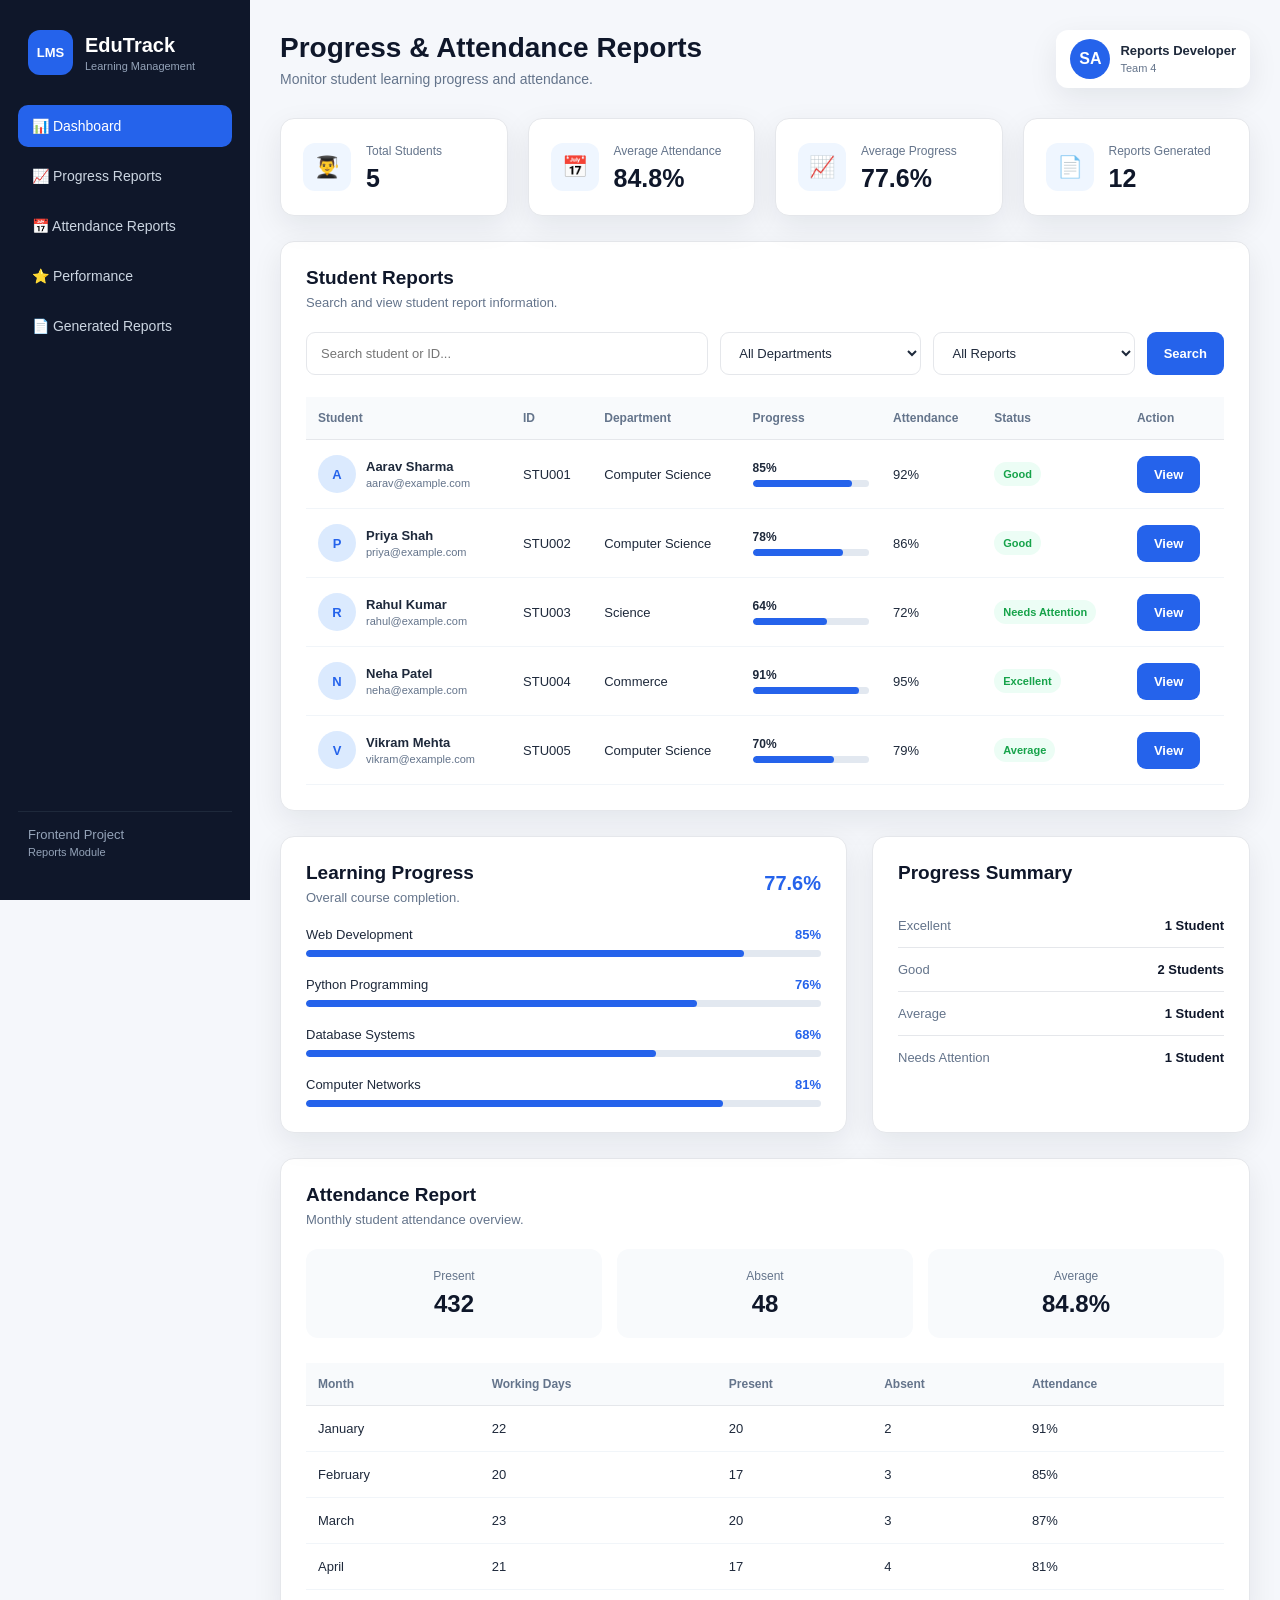
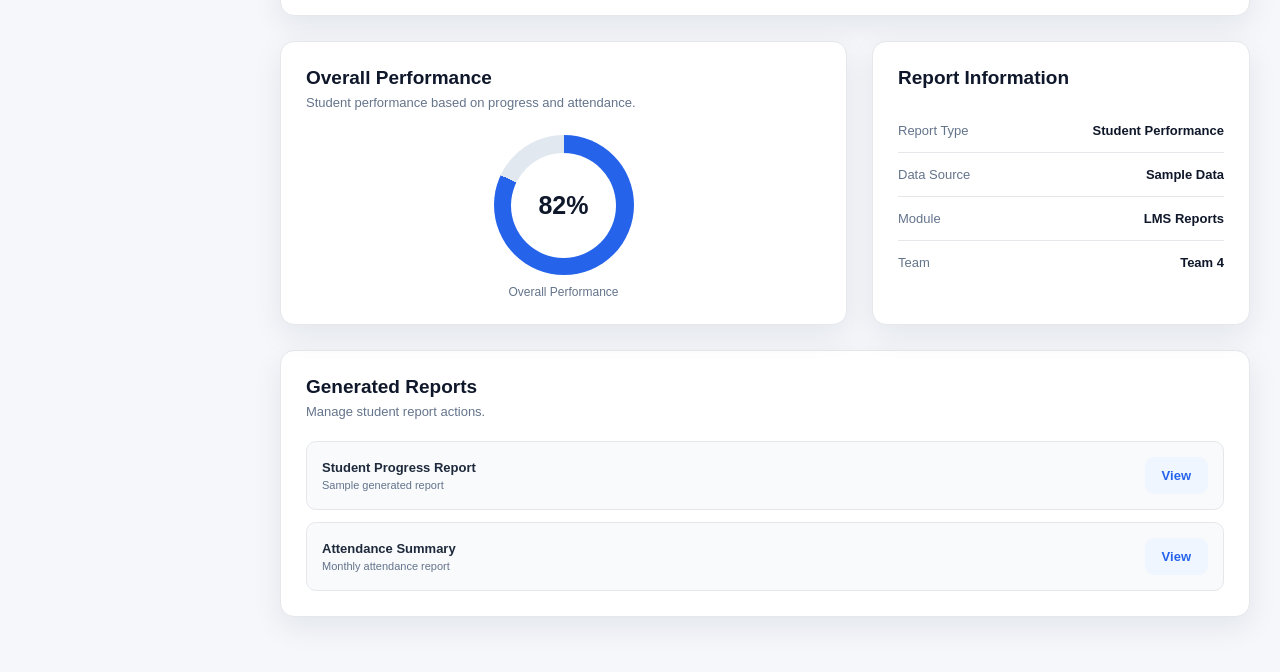
<file: index.html>
<!DOCTYPE html>
<html lang="en">

<head>
    <meta charset="UTF-8">

    <meta
        name="viewport"
        content="width=device-width, initial-scale=1.0"
    >

    <title>Progress & Attendance Reports</title>

    <link
        rel="stylesheet"
        href="style.css"
    >
</head>

<body>

    <!-- =========================
         SIDEBAR
    ========================== -->

    <aside class="sidebar">

        <div class="logo">
            <div class="logo-icon">LMS</div>

            <div>
                <h2>EduTrack</h2>
                <span>Learning Management</span>
            </div>
        </div>


        <nav class="sidebar-nav">

            <a href="#" class="nav-link active">
                📊 Dashboard
            </a>

            <a href="#progress" class="nav-link">
                📈 Progress Reports
            </a>

            <a href="#attendance" class="nav-link">
                📅 Attendance Reports
            </a>

            <a href="#performance" class="nav-link">
                ⭐ Performance
            </a>

            <a href="#reports" class="nav-link">
                📄 Generated Reports
            </a>

        </nav>


        <div class="sidebar-footer">
            <p>Frontend Project</p>
            <small>Reports Module</small>
        </div>

    </aside>


    <!-- =========================
         MAIN CONTENT
    ========================== -->

    <main class="main-content">

        <!-- HEADER -->

        <header class="top-header">

            <div>
                <h1>Progress & Attendance Reports</h1>

                <p>
                    Monitor student learning progress and attendance.
                </p>
            </div>

            <div class="profile">
                <div class="profile-avatar">
                    SA
                </div>

                <div>
                    <strong>Reports Developer</strong>
                    <small>Team 4</small>
                </div>
            </div>

        </header>


        <!-- =========================
             SUMMARY CARDS
        ========================== -->

        <section class="summary-grid">

            <div class="summary-card">

                <div class="card-icon">
                    👨‍🎓
                </div>

                <div>
                    <span>Total Students</span>
                    <h2 id="totalStudents">5</h2>
                </div>

            </div>


            <div class="summary-card">

                <div class="card-icon">
                    📅
                </div>

                <div>
                    <span>Average Attendance</span>
                    <h2 id="averageAttendance">84.8%</h2>
                </div>

            </div>


            <div class="summary-card">

                <div class="card-icon">
                    📈
                </div>

                <div>
                    <span>Average Progress</span>
                    <h2 id="averageProgress">77.6%</h2>
                </div>

            </div>


            <div class="summary-card">

                <div class="card-icon">
                    📄
                </div>

                <div>
                    <span>Reports Generated</span>
                    <h2 id="reportsGenerated">12</h2>
                </div>

            </div>

        </section>


        <!-- =========================
             STUDENT REPORTS
        ========================== -->

        <section class="report-panel">

            <div class="section-header">

                <div>
                    <h2>Student Reports</h2>

                    <p>
                        Search and view student report information.
                    </p>
                </div>

            </div>


            <!-- FILTERS -->

            <div class="filters">

                <input
                    type="text"
                    id="studentSearch"
                    placeholder="Search student or ID..."
                >


                <select id="departmentFilter">

                    <option value="all">
                        All Departments
                    </option>

                    <option value="computer-science">
                        Computer Science
                    </option>

                    <option value="science">
                        Science
                    </option>

                    <option value="commerce">
                        Commerce
                    </option>

                </select>


                <select id="reportType">

                    <option value="all">
                        All Reports
                    </option>

                    <option value="progress">
                        Progress Report
                    </option>

                    <option value="attendance">
                        Attendance Report
                    </option>

                    <option value="performance">
                        Performance Report
                    </option>

                </select>


                <button
                    id="searchBtn"
                    class="primary-btn"
                >
                    Search
                </button>

            </div>


            <!-- TABLE -->

            <div class="table-wrapper">

                <table>

                    <thead>

                        <tr>

                            <th>Student</th>

                            <th>ID</th>

                            <th>Department</th>

                            <th>Progress</th>

                            <th>Attendance</th>

                            <th>Status</th>

                            <th>Action</th>

                        </tr>

                    </thead>


                    <tbody id="studentTableBody">

                        <!-- JavaScript will add students here -->

                    </tbody>

                </table>

            </div>

        </section>


        <!-- =========================
             PROGRESS REPORT
        ========================== -->

        <section
            class="report-grid"
            id="progress"
        >

            <div class="report-card">

                <div class="section-header">

                    <div>
                        <h2>Learning Progress</h2>

                        <p>
                            Overall course completion.
                        </p>
                    </div>

                    <span class="percentage">
                        77.6%
                    </span>

                </div>


                <div class="progress-item">

                    <div class="progress-label">
                        <span>Web Development</span>
                        <strong>85%</strong>
                    </div>

                    <div class="progress-track">
                        <div
                            class="progress-fill"
                            style="width:85%"
                        ></div>
                    </div>

                </div>


                <div class="progress-item">

                    <div class="progress-label">
                        <span>Python Programming</span>
                        <strong>76%</strong>
                    </div>

                    <div class="progress-track">
                        <div
                            class="progress-fill"
                            style="width:76%"
                        ></div>
                    </div>

                </div>


                <div class="progress-item">

                    <div class="progress-label">
                        <span>Database Systems</span>
                        <strong>68%</strong>
                    </div>

                    <div class="progress-track">
                        <div
                            class="progress-fill"
                            style="width:68%"
                        ></div>
                    </div>

                </div>


                <div class="progress-item">

                    <div class="progress-label">
                        <span>Computer Networks</span>
                        <strong>81%</strong>
                    </div>

                    <div class="progress-track">
                        <div
                            class="progress-fill"
                            style="width:81%"
                        ></div>
                    </div>

                </div>

            </div>


            <!-- QUICK SUMMARY -->

            <div class="report-card">

                <h2>Progress Summary</h2>

                <div class="stat-list">

                    <div class="stat-row">
                        <span>Excellent</span>
                        <strong>1 Student</strong>
                    </div>

                    <div class="stat-row">
                        <span>Good</span>
                        <strong>2 Students</strong>
                    </div>

                    <div class="stat-row">
                        <span>Average</span>
                        <strong>1 Student</strong>
                    </div>

                    <div class="stat-row">
                        <span>Needs Attention</span>
                        <strong>1 Student</strong>
                    </div>

                </div>

            </div>

        </section>


        <!-- =========================
             ATTENDANCE REPORT
        ========================== -->

        <section
            class="report-panel"
            id="attendance"
        >

            <div class="section-header">

                <div>
                    <h2>Attendance Report</h2>

                    <p>
                        Monthly student attendance overview.
                    </p>
                </div>

            </div>


            <div class="attendance-grid">

                <div class="attendance-box">

                    <span>Present</span>
                    <strong>432</strong>

                </div>


                <div class="attendance-box">

                    <span>Absent</span>
                    <strong>48</strong>

                </div>


                <div class="attendance-box">

                    <span>Average</span>
                    <strong>84.8%</strong>

                </div>

            </div>


            <div class="table-wrapper">

                <table>

                    <thead>

                        <tr>

                            <th>Month</th>
                            <th>Working Days</th>
                            <th>Present</th>
                            <th>Absent</th>
                            <th>Attendance</th>

                        </tr>

                    </thead>


                    <tbody>

                        <tr>
                            <td>January</td>
                            <td>22</td>
                            <td>20</td>
                            <td>2</td>
                            <td>91%</td>
                        </tr>

                        <tr>
                            <td>February</td>
                            <td>20</td>
                            <td>17</td>
                            <td>3</td>
                            <td>85%</td>
                        </tr>

                        <tr>
                            <td>March</td>
                            <td>23</td>
                            <td>20</td>
                            <td>3</td>
                            <td>87%</td>
                        </tr>

                        <tr>
                            <td>April</td>
                            <td>21</td>
                            <td>17</td>
                            <td>4</td>
                            <td>81%</td>
                        </tr>

                    </tbody>

                </table>

            </div>

        </section>


        <!-- =========================
             PERFORMANCE
        ========================== -->

        <section
            class="report-grid"
            id="performance"
        >

            <div class="report-card">

                <h2>Overall Performance</h2>

                <p>
                    Student performance based on progress
                    and attendance.
                </p>


                <div class="performance-score">
                    82%
                </div>


                <span class="performance-label">
                    Overall Performance
                </span>

            </div>


            <div class="report-card">

                <h2>Report Information</h2>

                <div class="stat-list">

                    <div class="stat-row">
                        <span>Report Type</span>
                        <strong>Student Performance</strong>
                    </div>

                    <div class="stat-row">
                        <span>Data Source</span>
                        <strong>Sample Data</strong>
                    </div>

                    <div class="stat-row">
                        <span>Module</span>
                        <strong>LMS Reports</strong>
                    </div>

                    <div class="stat-row">
                        <span>Team</span>
                        <strong>Team 4</strong>
                    </div>

                </div>

            </div>

        </section>


        <!-- =========================
             GENERATED REPORTS
        ========================== -->

        <section
            class="report-panel"
            id="reports"
        >

            <div class="section-header">

                <div>
                    <h2>Generated Reports</h2>

                    <p>
                        Manage student report actions.
                    </p>
                </div>

            </div>


            <div class="generated-list">

                <div class="generated-item">

                    <div>
                        <strong>
                            Student Progress Report
                        </strong>

                        <small>
                            Sample generated report
                        </small>
                    </div>

                    <button class="secondary-btn">
                        View
                    </button>

                </div>


                <div class="generated-item">

                    <div>
                        <strong>
                            Attendance Summary
                        </strong>

                        <small>
                            Monthly attendance report
                        </small>
                    </div>

                    <button class="secondary-btn">
                        View
                    </button>

                </div>

            </div>

        </section>

    </main>


    <!-- =========================
         STUDENT MODAL
    ========================== -->

    <div
        class="modal"
        id="studentModal"
        aria-hidden="true"
    >

        <div class="modal-content">

            <button
                class="modal-close"
                id="modalClose"
            >
                ×
            </button>


            <div class="modal-header">

                <div class="modal-avatar">
                    SA
                </div>

                <div>

                    <span>Student Report</span>

                    <h2 id="modalStudentName">
                        Student Name
                    </h2>

                </div>

            </div>


            <div class="modal-details">

                <div class="modal-detail">
                    <span>Student ID</span>
                    <strong id="modalStudentId">
                        STU001
                    </strong>
                </div>


                <div class="modal-detail">
                    <span>Department</span>
                    <strong id="modalDepartment">
                        Computer Science
                    </strong>
                </div>


                <div class="modal-detail">
                    <span>Progress</span>
                    <strong id="modalProgress">
                        85%
                    </strong>
                </div>


                <div class="modal-detail">
                    <span>Attendance</span>
                    <strong id="modalAttendance">
                        92%
                    </strong>
                </div>

            </div>


            <div class="modal-actions">

                <button
                    class="secondary-btn"
                    id="modalPrintBtn"
                >
                    🖨️ Print
                </button>

                <button
                    class="primary-btn"
                    id="modalGenerateBtn"
                >
                    📄 Generate Report
                </button>

            </div>

        </div>

    </div>


    <script src="script.js"></script>

</body>

</html>
</file>
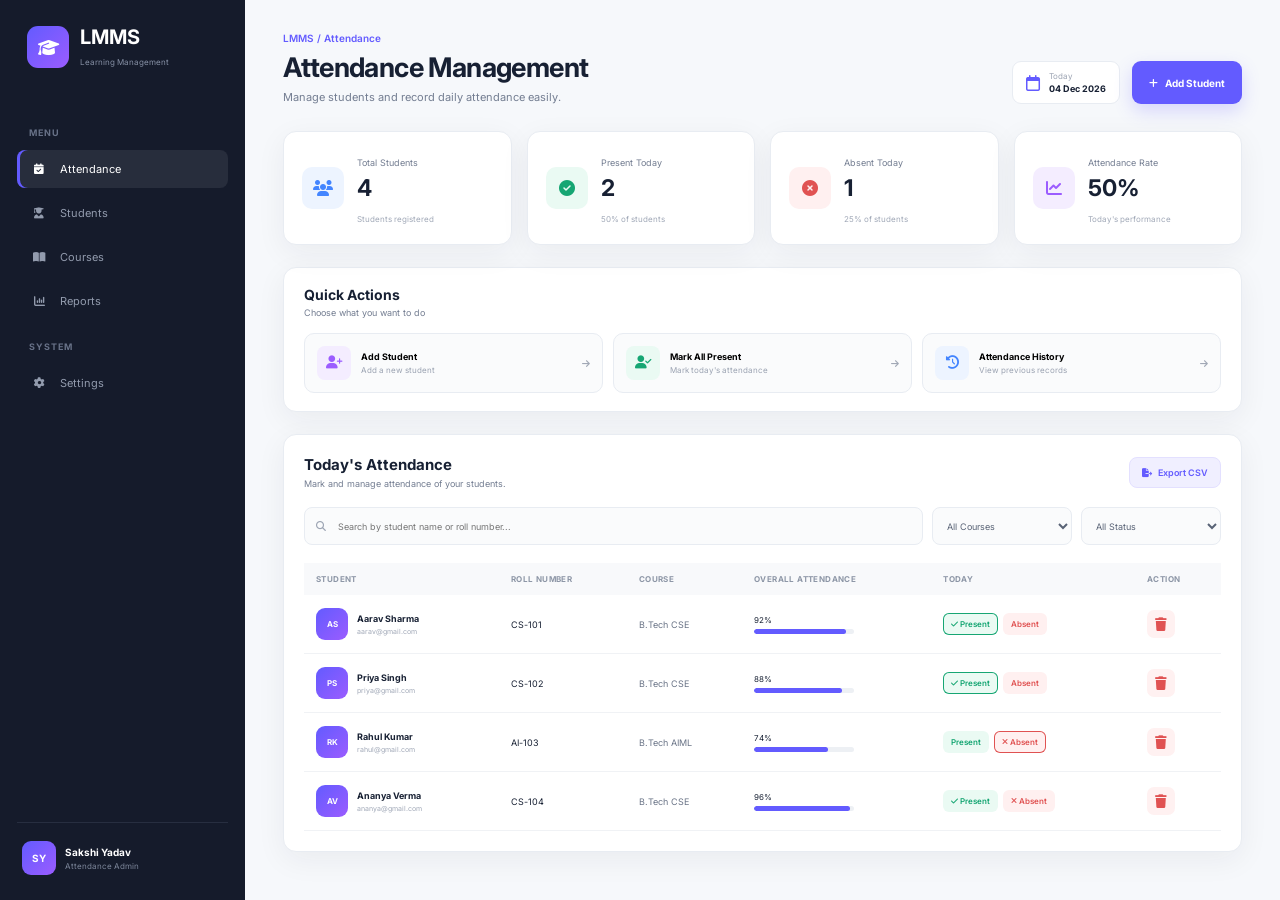
<file: ATTENDANCE.html>
<!DOCTYPE html>
<html lang="en">
<head>
    <meta charset="UTF-8">
    <meta name="viewport" content="width=device-width, initial-scale=1.0">

    <title>LMMS - Attendance Management</title>

    <link rel="preconnect" href="https://fonts.googleapis.com">
    <link rel="preconnect" href="https://fonts.gstatic.com" crossorigin>

    <link href="https://fonts.googleapis.com/css2?family=Inter:wght@400;500;600;700;800&display=swap" rel="stylesheet">

    <link rel="stylesheet"
          href="https://cdnjs.cloudflare.com/ajax/libs/font-awesome/6.5.2/css/all.min.css">

    <link rel="stylesheet" href="ATTENDANCE.css">
</head>

<body>

<div class="layout">

    <!-- SIDEBAR -->

    <aside class="sidebar">

        <div class="logo">
            <div class="logo-icon">
                <i class="fa-solid fa-graduation-cap"></i>
            </div>

            <div>
                <h2>LMMS</h2>
                <span>Learning Management</span>
            </div>
        </div>

        <div class="menu-heading">MENU</div>

        <a href="#" class="nav active">
            <i class="fa-solid fa-calendar-check"></i>
            Attendance
        </a>

        <a href="#" class="nav">
            <i class="fa-solid fa-user-graduate"></i>
            Students
        </a>

        <a href="#" class="nav">
            <i class="fa-solid fa-book-open"></i>
            Courses
        </a>

        <a href="#" class="nav">
            <i class="fa-solid fa-chart-column"></i>
            Reports
        </a>

        <div class="menu-heading">SYSTEM</div>

        <a href="#" class="nav">
            <i class="fa-solid fa-gear"></i>
            Settings
        </a>

        <div class="sidebar-bottom">

            <div class="profile">
                <div class="profile-avatar">SY</div>

                <div>
                    <strong>Sakshi Yadav</strong>
                    <span>Attendance Admin</span>
                </div>
            </div>

        </div>

    </aside>


    <!-- MAIN -->

    <main class="main">

        <!-- HEADER -->

        <header class="header">

            <div>
                <p class="breadcrumb">
                    LMMS / Attendance
                </p>

                <h1>Attendance Management</h1>

                <p class="subtitle">
                    Manage students and record daily attendance easily.
                </p>
            </div>

            <div class="header-right">

                <div class="date-display">
                    <i class="fa-regular fa-calendar"></i>

                    <div>
                        <span>Today</span>
                        <strong id="currentDate"></strong>
                    </div>
                </div>

                <button class="add-btn" id="openAddStudent">
                    <i class="fa-solid fa-plus"></i>
                    Add Student
                </button>

            </div>

        </header>


        <!-- SUMMARY -->

        <section class="summary">

            <div class="summary-card">

                <div class="summary-icon blue">
                    <i class="fa-solid fa-users"></i>
                </div>

                <div>
                    <span>Total Students</span>
                    <h2 id="totalStudents">0</h2>
                    <small>Students registered</small>
                </div>

            </div>


            <div class="summary-card">

                <div class="summary-icon green">
                    <i class="fa-solid fa-circle-check"></i>
                </div>

                <div>
                    <span>Present Today</span>
                    <h2 id="presentStudents">0</h2>
                    <small id="presentPercent">0% of students</small>
                </div>

            </div>


            <div class="summary-card">

                <div class="summary-icon red">
                    <i class="fa-solid fa-circle-xmark"></i>
                </div>

                <div>
                    <span>Absent Today</span>
                    <h2 id="absentStudents">0</h2>
                    <small id="absentPercent">0% of students</small>
                </div>

            </div>


            <div class="summary-card">

                <div class="summary-icon purple">
                    <i class="fa-solid fa-chart-line"></i>
                </div>

                <div>
                    <span>Attendance Rate</span>
                    <h2 id="attendanceRate">0%</h2>
                    <small>Today's performance</small>
                </div>

            </div>

        </section>


        <!-- QUICK ACTIONS -->

        <section class="quick-section">

            <div>
                <h2>Quick Actions</h2>
                <p>Choose what you want to do</p>
            </div>

            <div class="quick-actions">

                <button class="quick-card" id="quickAdd">

                    <div class="quick-icon purple">
                        <i class="fa-solid fa-user-plus"></i>
                    </div>

                    <div>
                        <strong>Add Student</strong>
                        <span>Add a new student</span>
                    </div>

                    <i class="fa-solid fa-arrow-right"></i>

                </button>


                <button class="quick-card" id="markAllPresent">

                    <div class="quick-icon green">
                        <i class="fa-solid fa-user-check"></i>
                    </div>

                    <div>
                        <strong>Mark All Present</strong>
                        <span>Mark today's attendance</span>
                    </div>

                    <i class="fa-solid fa-arrow-right"></i>

                </button>


                <button class="quick-card" id="viewHistory">

                    <div class="quick-icon blue">
                        <i class="fa-solid fa-clock-rotate-left"></i>
                    </div>

                    <div>
                        <strong>Attendance History</strong>
                        <span>View previous records</span>
                    </div>

                    <i class="fa-solid fa-arrow-right"></i>

                </button>

            </div>

        </section>


        <!-- STUDENT ATTENDANCE -->

        <section class="attendance-section">

            <div class="section-header">

                <div>
                    <h2>Today's Attendance</h2>
                    <p>Mark and manage attendance of your students.</p>
                </div>

                <button class="export-btn" id="exportBtn">
                    <i class="fa-solid fa-file-export"></i>
                    Export CSV
                </button>

            </div>


            <!-- SEARCH -->

            <div class="tools">

                <div class="search">

                    <i class="fa-solid fa-magnifying-glass"></i>

                    <input
                        type="text"
                        id="search"
                        placeholder="Search by student name or roll number..."
                    >

                </div>

                <select id="courseFilter">

                    <option value="all">All Courses</option>
                    <option value="B.Tech CSE">B.Tech CSE</option>
                    <option value="B.Tech AIML">B.Tech AIML</option>
                    <option value="B.Tech IT">B.Tech IT</option>

                </select>

                <select id="statusFilter">

                    <option value="all">All Status</option>
                    <option value="present">Present</option>
                    <option value="absent">Absent</option>
                    <option value="pending">Not Marked</option>

                </select>

            </div>


            <!-- TABLE -->

            <div class="table-container">

                <table>

                    <thead>

                        <tr>
                            <th>STUDENT</th>
                            <th>ROLL NUMBER</th>
                            <th>COURSE</th>
                            <th>OVERALL ATTENDANCE</th>
                            <th>TODAY</th>
                            <th>ACTION</th>
                        </tr>

                    </thead>

                    <tbody id="studentTable">

                    </tbody>

                </table>


                <div class="empty" id="emptyState">

                    <div>
                        <i class="fa-solid fa-user-group"></i>
                    </div>

                    <h3>No students found</h3>

                    <p>Add a student to start managing attendance.</p>

                    <button id="emptyAdd">
                        <i class="fa-solid fa-plus"></i>
                        Add Student
                    </button>

                </div>

            </div>

        </section>

    </main>

</div>


<!-- ADD STUDENT MODAL -->

<div class="modal" id="studentModal">

    <div class="modal-box">

        <button class="close" id="closeModal">
            <i class="fa-solid fa-xmark"></i>
        </button>

        <div class="modal-header">

            <div class="modal-icon">
                <i class="fa-solid fa-user-plus"></i>
            </div>

            <div>
                <h2>Add New Student</h2>
                <p>Enter student details below.</p>
            </div>

        </div>


        <form id="studentForm">

            <div class="form-row">

                <div class="field">

                    <label>Student Name</label>

                    <input
                        type="text"
                        id="studentName"
                        placeholder="e.g. Rahul Kumar"
                        required
                    >

                </div>


                <div class="field">

                    <label>Roll Number</label>

                    <input
                        type="text"
                        id="rollNumber"
                        placeholder="e.g. CS-109"
                        required
                    >

                </div>

            </div>


            <div class="field">

                <label>Course</label>

                <select id="course" required>

                    <option value="">Select Course</option>
                    <option value="B.Tech CSE">B.Tech CSE</option>
                    <option value="B.Tech AIML">B.Tech AIML</option>
                    <option value="B.Tech IT">B.Tech IT</option>

                </select>

            </div>


            <div class="form-row">

                <div class="field">

                    <label>Email</label>

                    <input
                        type="email"
                        id="email"
                        placeholder="student@email.com"
                        required
                    >

                </div>


                <div class="field">

                    <label>Phone</label>

                    <input
                        type="tel"
                        id="phone"
                        placeholder="9876543210"
                        required
                    >

                </div>

            </div>


            <div class="form-buttons">

                <button type="button" class="cancel" id="cancelBtn">
                    Cancel
                </button>

                <button type="submit" class="save">
                    <i class="fa-solid fa-user-plus"></i>
                    Add Student
                </button>

            </div>

        </form>

    </div>

</div>


<!-- HISTORY MODAL -->

<div class="modal" id="historyModal">

    <div class="modal-box history-box">

        <button class="close" id="closeHistory">
            <i class="fa-solid fa-xmark"></i>
        </button>

        <div class="modal-header">

            <div class="modal-icon blue">
                <i class="fa-solid fa-clock-rotate-left"></i>
            </div>

            <div>
                <h2>Attendance History</h2>
                <p>Previous attendance records.</p>
            </div>

        </div>

        <div class="history-list">

            <div class="history-item">
                <span>28 Sep 2026</span>
                <strong>85% Attendance</strong>
            </div>

            <div class="history-item">
                <span>27 Sep 2026</span>
                <strong>88% Attendance</strong>
            </div>

            <div class="history-item">
                <span>26 Sep 2026</span>
                <strong>82% Attendance</strong>
            </div>

            <div class="history-item">
                <span>25 Sep 2026</span>
                <strong>91% Attendance</strong>
            </div>

        </div>

    </div>

</div>


<!-- TOAST -->

<div class="toast" id="toast">

    <i class="fa-solid fa-circle-check"></i>

    <span>Success</span>

</div>


<script src="ATTENDANCE.js"></script>

</body>
</html>
</file>
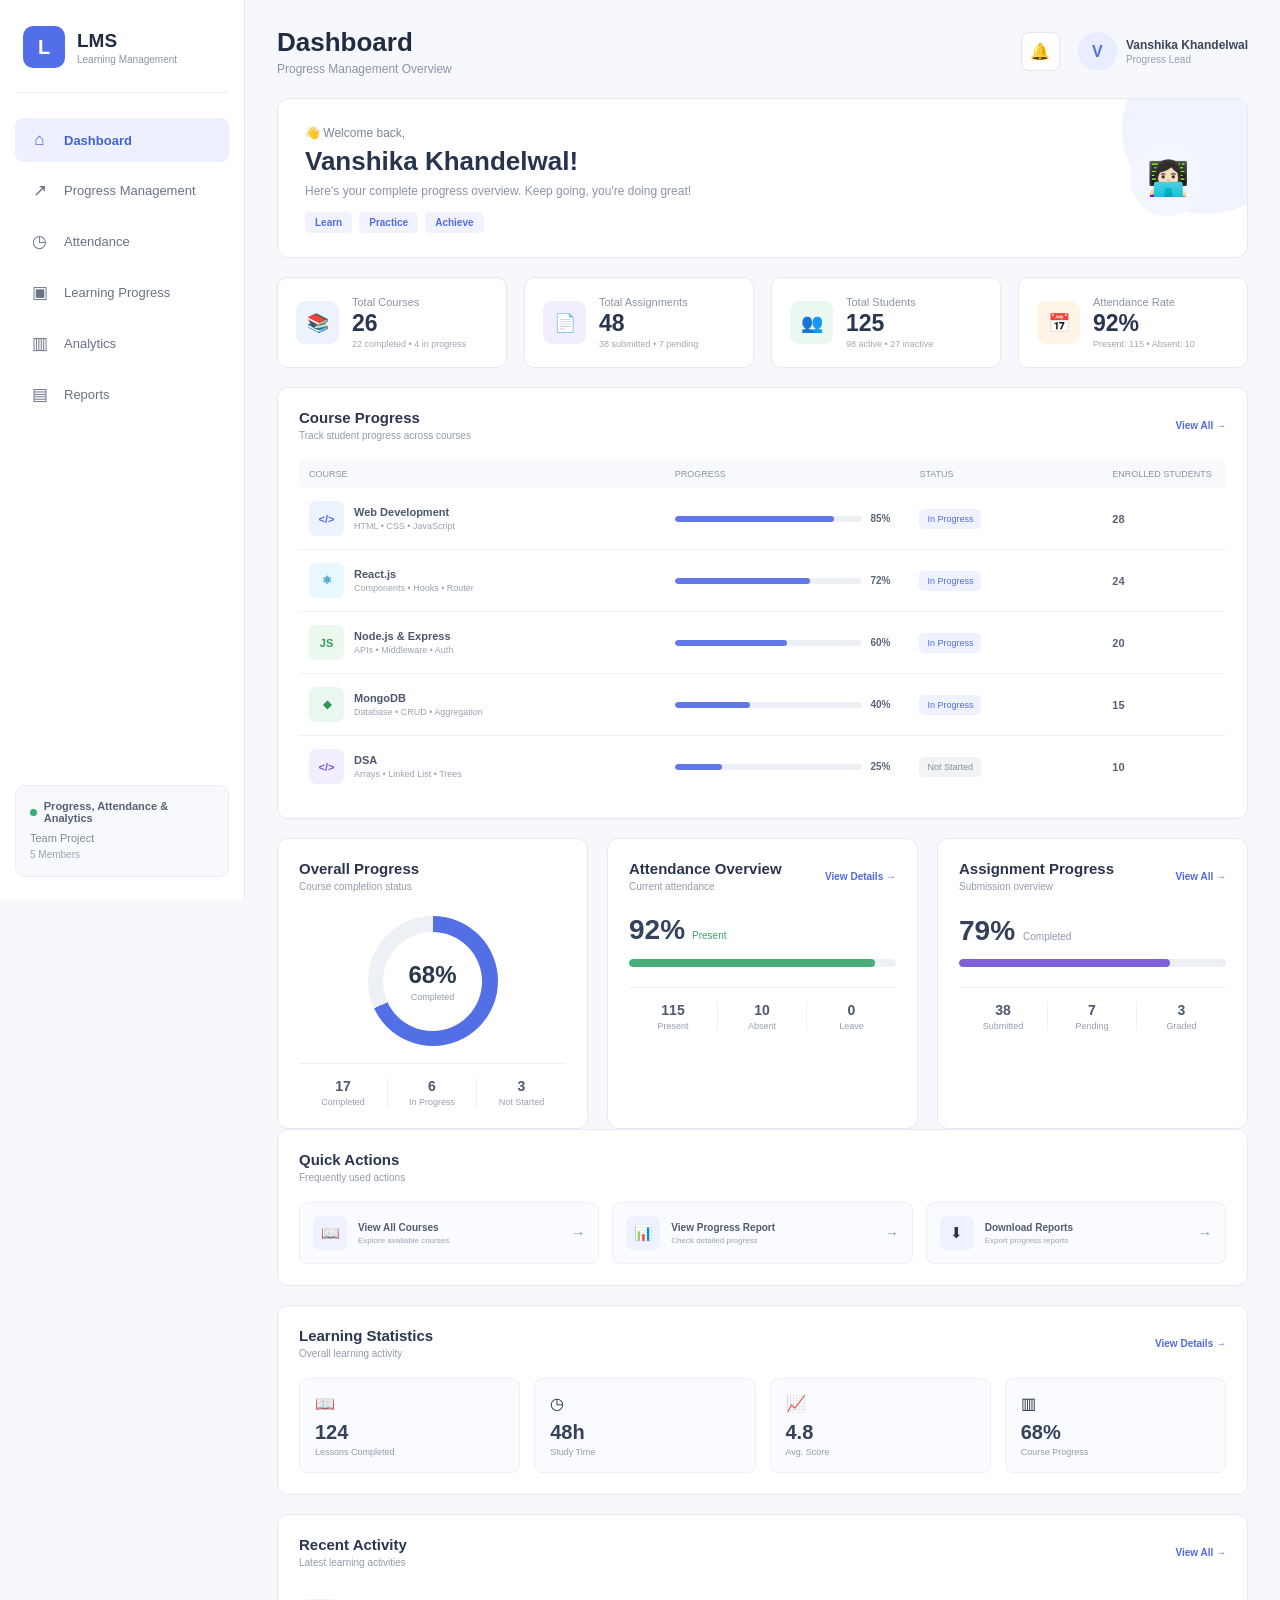
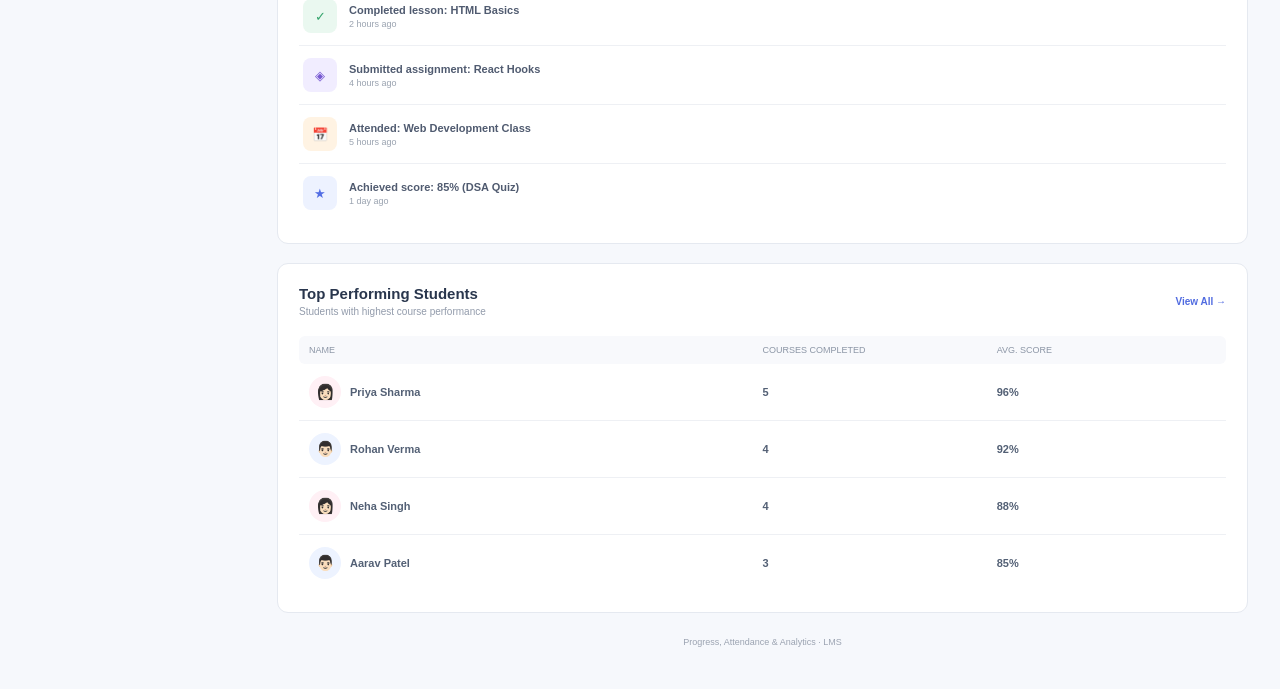
<file: dashboard.html>
<!DOCTYPE html>
<html lang="en">

<head>
    <meta charset="UTF-8">
    <meta name="viewport" content="width=device-width, initial-scale=1.0">

    <title>LMS Dashboard</title>

    <link rel="stylesheet" href="dashboard.css">
</head>

<body>

    <!-- ================= SIDEBAR ================= -->

    <aside class="sidebar">

        <div class="logo">
            <div class="logo-icon">L</div>

            <div class="logo-text">
                <h2>LMS</h2>
                <span>Learning Management</span>
            </div>
        </div>

        <nav class="sidebar-menu">

            <a href="dashboard.html" class="menu-link active">
                <span class="menu-icon">⌂</span>
                <span>Dashboard</span>
            </a>

            <a href="progress.html" class="menu-link">
                <span class="menu-icon">↗</span>
                <span>Progress Management</span>
            </a>

            <a href="ATTENDANCE.html" class="menu-link">
                <span class="menu-icon">◷</span>
                <span>Attendance</span>
            </a>

            <a href="learning.html" class="menu-link">
                <span class="menu-icon">▣</span>
                <span>Learning Progress</span>
            </a>

            <a href="analytics.html" class="menu-link">
                <span class="menu-icon">▥</span>
                <span>Analytics</span>
            </a>

            <a href="index.html" class="menu-link">
                <span class="menu-icon">▤</span>
                <span>Reports</span>
            </a>

        </nav>

        <div class="sidebar-bottom">

            <div class="module-title">
                <span class="status-dot"></span>
                Progress, Attendance & Analytics
            </div>

            <p>Team Project</p>
            <small>5 Members</small>

        </div>

    </aside>


    <!-- ================= MAIN CONTENT ================= -->

    <main class="main-content">

        <!-- ================= TOP BAR ================= -->

        <header class="topbar">

            <div>
                <h1>Dashboard</h1>
                <p>Progress Management Overview</p>
            </div>

            <div class="user-area">

                <button class="notification-btn">
                    🔔
                </button>

                <div class="user">

                    <div class="avatar">
                        V
                    </div>

                    <div>
                        <strong>Vanshika Khandelwal</strong>
                        <small>Progress Lead</small>
                    </div>

                </div>

            </div>

        </header>


        <!-- ================= WELCOME ================= -->

        <section class="welcome-card">

            <div class="welcome-content">

                <span class="welcome-small">👋 Welcome back,</span>

                <h1>Vanshika Khandelwal!</h1>

                <p>
                    Here's your complete progress overview.
                    Keep going, you're doing great!
                </p>

                <div class="welcome-tags">

                    <span>Learn</span>
                    <span>Practice</span>
                    <span>Achieve</span>

                </div>

            </div>

            <div class="welcome-icon">
                👩🏻‍💻
            </div>

        </section>


        <!-- ================= STAT CARDS ================= -->

        <section class="summary-cards">

            <div class="summary-card">

                <div class="card-icon blue">
                    📚
                </div>

                <div>
                    <span>Total Courses</span>
                    <h2>26</h2>
                    <small>22 completed • 4 in progress</small>
                </div>

            </div>


            <div class="summary-card">

                <div class="card-icon purple">
                    📄
                </div>

                <div>
                    <span>Total Assignments</span>
                    <h2>48</h2>
                    <small>38 submitted • 7 pending</small>
                </div>

            </div>


            <div class="summary-card">

                <div class="card-icon green">
                    👥
                </div>

                <div>
                    <span>Total Students</span>
                    <h2>125</h2>
                    <small>98 active • 27 inactive</small>
                </div>

            </div>


            <div class="summary-card">

                <div class="card-icon orange">
                    📅
                </div>

                <div>
                    <span>Attendance Rate</span>
                    <h2>92%</h2>
                    <small>Present: 115 • Absent: 10</small>
                </div>

            </div>

        </section>


        <!-- ================= COURSE PROGRESS ================= -->

        <section class="dashboard-card">

            <div class="card-heading">

                <div>
                    <h2>Course Progress</h2>
                    <p>Track student progress across courses</p>
                </div>

                <a href="learning.html" class="view-link">
                    View All →
                </a>

            </div>


            <div class="course-table">

                <div class="course-header">
                    <span>Course</span>
                    <span>Progress</span>
                    <span>Status</span>
                    <span>Enrolled Students</span>
                </div>


                <div class="course-row">

                    <div class="course-name">

                        <div class="course-icon web">
                            &lt;/&gt;
                        </div>

                        <div>
                            <strong>Web Development</strong>
                            <small>HTML • CSS • JavaScript</small>
                        </div>

                    </div>

                    <div class="course-progress">

                        <div class="progress-line">
                            <div style="width:85%"></div>
                        </div>

                        <strong>85%</strong>

                    </div>

                    <span class="status in-progress">
                        In Progress
                    </span>

                    <strong>28</strong>

                </div>


                <div class="course-row">

                    <div class="course-name">

                        <div class="course-icon react">
                            ⚛
                        </div>

                        <div>
                            <strong>React.js</strong>
                            <small>Components • Hooks • Router</small>
                        </div>

                    </div>

                    <div class="course-progress">

                        <div class="progress-line">
                            <div style="width:72%"></div>
                        </div>

                        <strong>72%</strong>

                    </div>

                    <span class="status in-progress">
                        In Progress
                    </span>

                    <strong>24</strong>

                </div>


                <div class="course-row">

                    <div class="course-name">

                        <div class="course-icon node">
                            JS
                        </div>

                        <div>
                            <strong>Node.js & Express</strong>
                            <small>APIs • Middleware • Auth</small>
                        </div>

                    </div>

                    <div class="course-progress">

                        <div class="progress-line">
                            <div style="width:60%"></div>
                        </div>

                        <strong>60%</strong>

                    </div>

                    <span class="status in-progress">
                        In Progress
                    </span>

                    <strong>20</strong>

                </div>


                <div class="course-row">

                    <div class="course-name">

                        <div class="course-icon mongo">
                            ◆
                        </div>

                        <div>
                            <strong>MongoDB</strong>
                            <small>Database • CRUD • Aggregation</small>
                        </div>

                    </div>

                    <div class="course-progress">

                        <div class="progress-line">
                            <div style="width:40%"></div>
                        </div>

                        <strong>40%</strong>

                    </div>

                    <span class="status in-progress">
                        In Progress
                    </span>

                    <strong>15</strong>

                </div>


                <div class="course-row">

                    <div class="course-name">

                        <div class="course-icon dsa">
                            &lt;/&gt;
                        </div>

                        <div>
                            <strong>DSA</strong>
                            <small>Arrays • Linked List • Trees</small>
                        </div>

                    </div>

                    <div class="course-progress">

                        <div class="progress-line">
                            <div style="width:25%"></div>
                        </div>

                        <strong>25%</strong>

                    </div>

                    <span class="status not-started">
                        Not Started
                    </span>

                    <strong>10</strong>

                </div>

            </div>

        </section>


        <!-- ================= THREE CARDS ================= -->

        <section class="dashboard-grid three-columns">


            <!-- Overall Progress -->

            <div class="dashboard-card">

                <div class="card-heading">

                    <div>
                        <h2>Overall Progress</h2>
                        <p>Course completion status</p>
                    </div>

                </div>


                <div class="overall-progress">

                    <div class="circle-progress">

                        <div class="circle-inner">
                            <strong>68%</strong>
                            <span>Completed</span>
                        </div>

                    </div>

                </div>


                <div class="mini-stats">

                    <div>
                        <strong>17</strong>
                        <span>Completed</span>
                    </div>

                    <div>
                        <strong>6</strong>
                        <span>In Progress</span>
                    </div>

                    <div>
                        <strong>3</strong>
                        <span>Not Started</span>
                    </div>

                </div>

            </div>


            <!-- Attendance -->

            <div class="dashboard-card">

                <div class="card-heading">

                    <div>
                        <h2>Attendance Overview</h2>
                        <p>Current attendance</p>
                    </div>

                    <a href="ATTENDANCE.html" class="view-link">
                        View Details →
                    </a>

                </div>


                <div class="attendance-number">
                    <strong>92%</strong>
                    <span>Present</span>
                </div>


                <div class="attendance-bar">
                    <div style="width:92%"></div>
                </div>


                <div class="attendance-stats">

                    <div>
                        <strong>115</strong>
                        <span>Present</span>
                    </div>

                    <div>
                        <strong>10</strong>
                        <span>Absent</span>
                    </div>

                    <div>
                        <strong>0</strong>
                        <span>Leave</span>
                    </div>

                </div>

            </div>


            <!-- Assignment Progress -->

            <div class="dashboard-card">

                <div class="card-heading">

                    <div>
                        <h2>Assignment Progress</h2>
                        <p>Submission overview</p>
                    </div>

                    <a href="learning.html" class="view-link">
                        View All →
                    </a>

                </div>


                <div class="assignment-progress">

                    <strong>79%</strong>

                    <span>Completed</span>

                </div>


                <div class="assignment-bar">
                    <div style="width:79%"></div>
                </div>


                <div class="assignment-stats">

                    <div>
                        <strong>38</strong>
                        <span>Submitted</span>
                    </div>

                    <div>
                        <strong>7</strong>
                        <span>Pending</span>
                    </div>

                    <div>
                        <strong>3</strong>
                        <span>Graded</span>
                    </div>

                </div>

            </div>

        </section>


        <!-- ================= QUICK ACTIONS ================= -->

        <section class="dashboard-card">

            <div class="card-heading">

                <div>
                    <h2>Quick Actions</h2>
                    <p>Frequently used actions</p>
                </div>

            </div>


            <div class="quick-actions">

                <a href="learning.html">
                    <span>📖</span>
                    <div>
                        <strong>View All Courses</strong>
                        <small>Explore available courses</small>
                    </div>
                    <b>→</b>
                </a>


                <a href="progress.html">
                    <span>📊</span>
                    <div>
                        <strong>View Progress Report</strong>
                        <small>Check detailed progress</small>
                    </div>
                    <b>→</b>
                </a>


                <a href="index.html">
                    <span>⬇</span>
                    <div>
                        <strong>Download Reports</strong>
                        <small>Export progress reports</small>
                    </div>
                    <b>→</b>
                </a>

            </div>

        </section>


        <!-- ================= LEARNING STATISTICS ================= -->

        <section class="dashboard-card">

            <div class="card-heading">

                <div>
                    <h2>Learning Statistics</h2>
                    <p>Overall learning activity</p>
                </div>

                <a href="learning.html" class="view-link">
                    View Details →
                </a>

            </div>


            <div class="learning-stats">

                <div>
                    <span class="stat-symbol">📖</span>
                    <strong>124</strong>
                    <small>Lessons Completed</small>
                </div>

                <div>
                    <span class="stat-symbol">◷</span>
                    <strong>48h</strong>
                    <small>Study Time</small>
                </div>

                <div>
                    <span class="stat-symbol">📈</span>
                    <strong>4.8</strong>
                    <small>Avg. Score</small>
                </div>

                <div>
                    <span class="stat-symbol">▥</span>
                    <strong>68%</strong>
                    <small>Course Progress</small>
                </div>

            </div>

        </section>


        <!-- ================= RECENT ACTIVITY ================= -->

        <section class="dashboard-card">

            <div class="card-heading">

                <div>
                    <h2>Recent Activity</h2>
                    <p>Latest learning activities</p>
                </div>

                <a href="#" class="view-link">
                    View All →
                </a>

            </div>


            <div class="activity-list">

                <div class="activity-item">

                    <div class="activity-icon green">
                        ✓
                    </div>

                    <div>
                        <strong>Completed lesson: HTML Basics</strong>
                        <small>2 hours ago</small>
                    </div>

                </div>


                <div class="activity-item">

                    <div class="activity-icon purple">
                        ◈
                    </div>

                    <div>
                        <strong>Submitted assignment: React Hooks</strong>
                        <small>4 hours ago</small>
                    </div>

                </div>


                <div class="activity-item">

                    <div class="activity-icon orange">
                        📅
                    </div>

                    <div>
                        <strong>Attended: Web Development Class</strong>
                        <small>5 hours ago</small>
                    </div>

                </div>


                <div class="activity-item">

                    <div class="activity-icon blue">
                        ★
                    </div>

                    <div>
                        <strong>Achieved score: 85% (DSA Quiz)</strong>
                        <small>1 day ago</small>
                    </div>

                </div>

            </div>

        </section>


        <!-- ================= TOP STUDENTS ================= -->

        <section class="dashboard-card">

            <div class="card-heading">

                <div>
                    <h2>Top Performing Students</h2>
                    <p>Students with highest course performance</p>
                </div>

                <a href="#" class="view-link">
                    View All →
                </a>

            </div>


            <div class="students-table">

                <div class="student-header">
                    <span>Name</span>
                    <span>Courses Completed</span>
                    <span>Avg. Score</span>
                </div>


                <div class="student-row">

                    <div class="student-name">
                        <div class="student-avatar female">
                            👩🏻
                        </div>
                        <strong>Priya Sharma</strong>
                    </div>

                    <strong>5</strong>

                    <strong>96%</strong>

                </div>


                <div class="student-row">

                    <div class="student-name">
                        <div class="student-avatar male">
                            👨🏻
                        </div>
                        <strong>Rohan Verma</strong>
                    </div>

                    <strong>4</strong>

                    <strong>92%</strong>

                </div>


                <div class="student-row">

                    <div class="student-name">
                        <div class="student-avatar female">
                            👩🏻
                        </div>
                        <strong>Neha Singh</strong>
                    </div>

                    <strong>4</strong>

                    <strong>88%</strong>

                </div>


                <div class="student-row">

                    <div class="student-name">
                        <div class="student-avatar male">
                            👨🏻
                        </div>
                        <strong>Aarav Patel</strong>
                    </div>

                    <strong>3</strong>

                    <strong>85%</strong>

                </div>

            </div>

        </section>


        <footer>
            Progress, Attendance & Analytics · LMS
        </footer>

    </main>


    <script src="dashboard.js"></script>

</body>

</html>
</file>
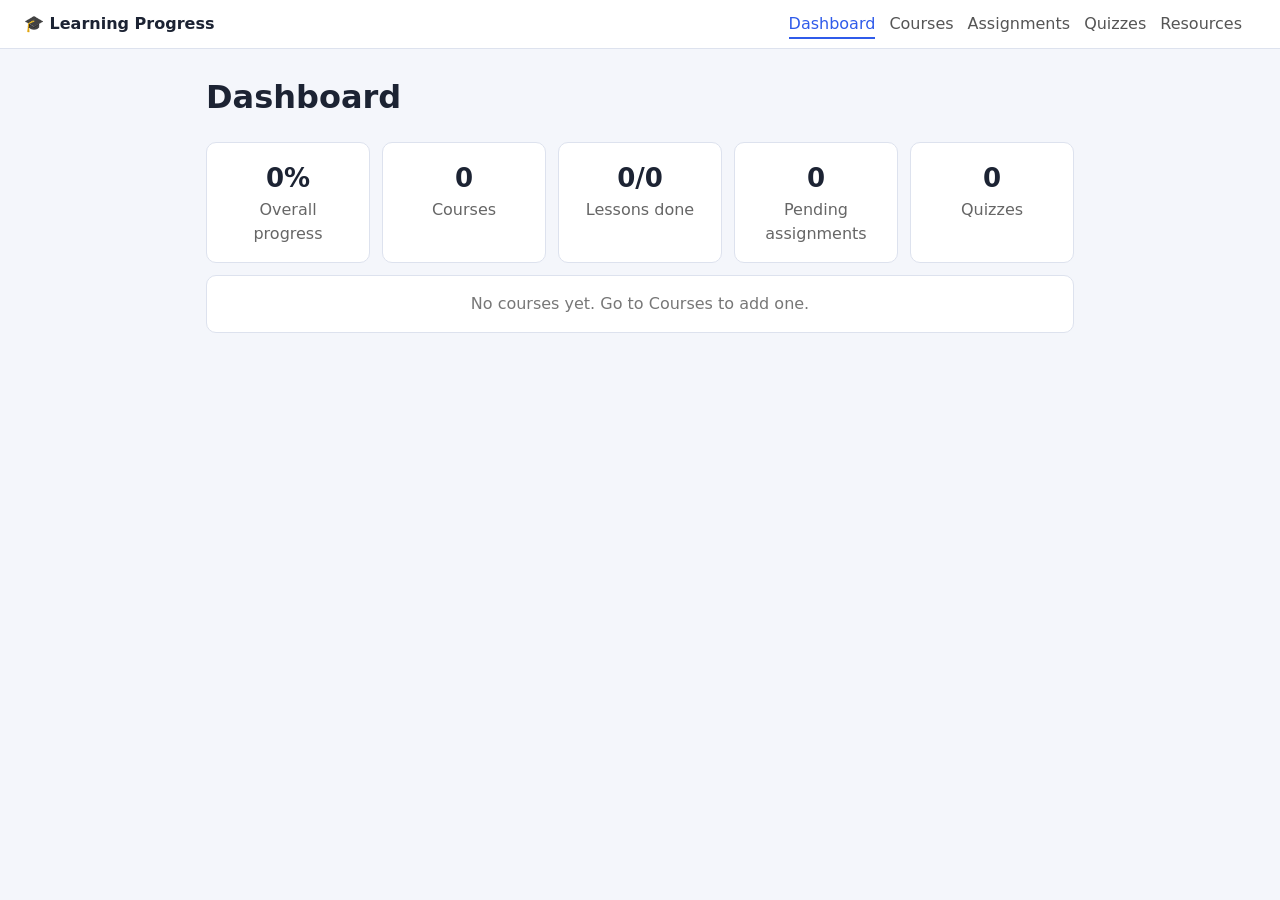
<file: learning.html>
<!DOCTYPE html>
<html lang="en">
<head>
<meta charset="UTF-8">
<meta name="viewport" content="width=device-width, initial-scale=1">
<title>Learning Progress</title>
<link rel="stylesheet" href="learning.css">
</head>
<body>
<div id="app"></div>
<script src="learning.js"></script>
</body>
</html>
</file>
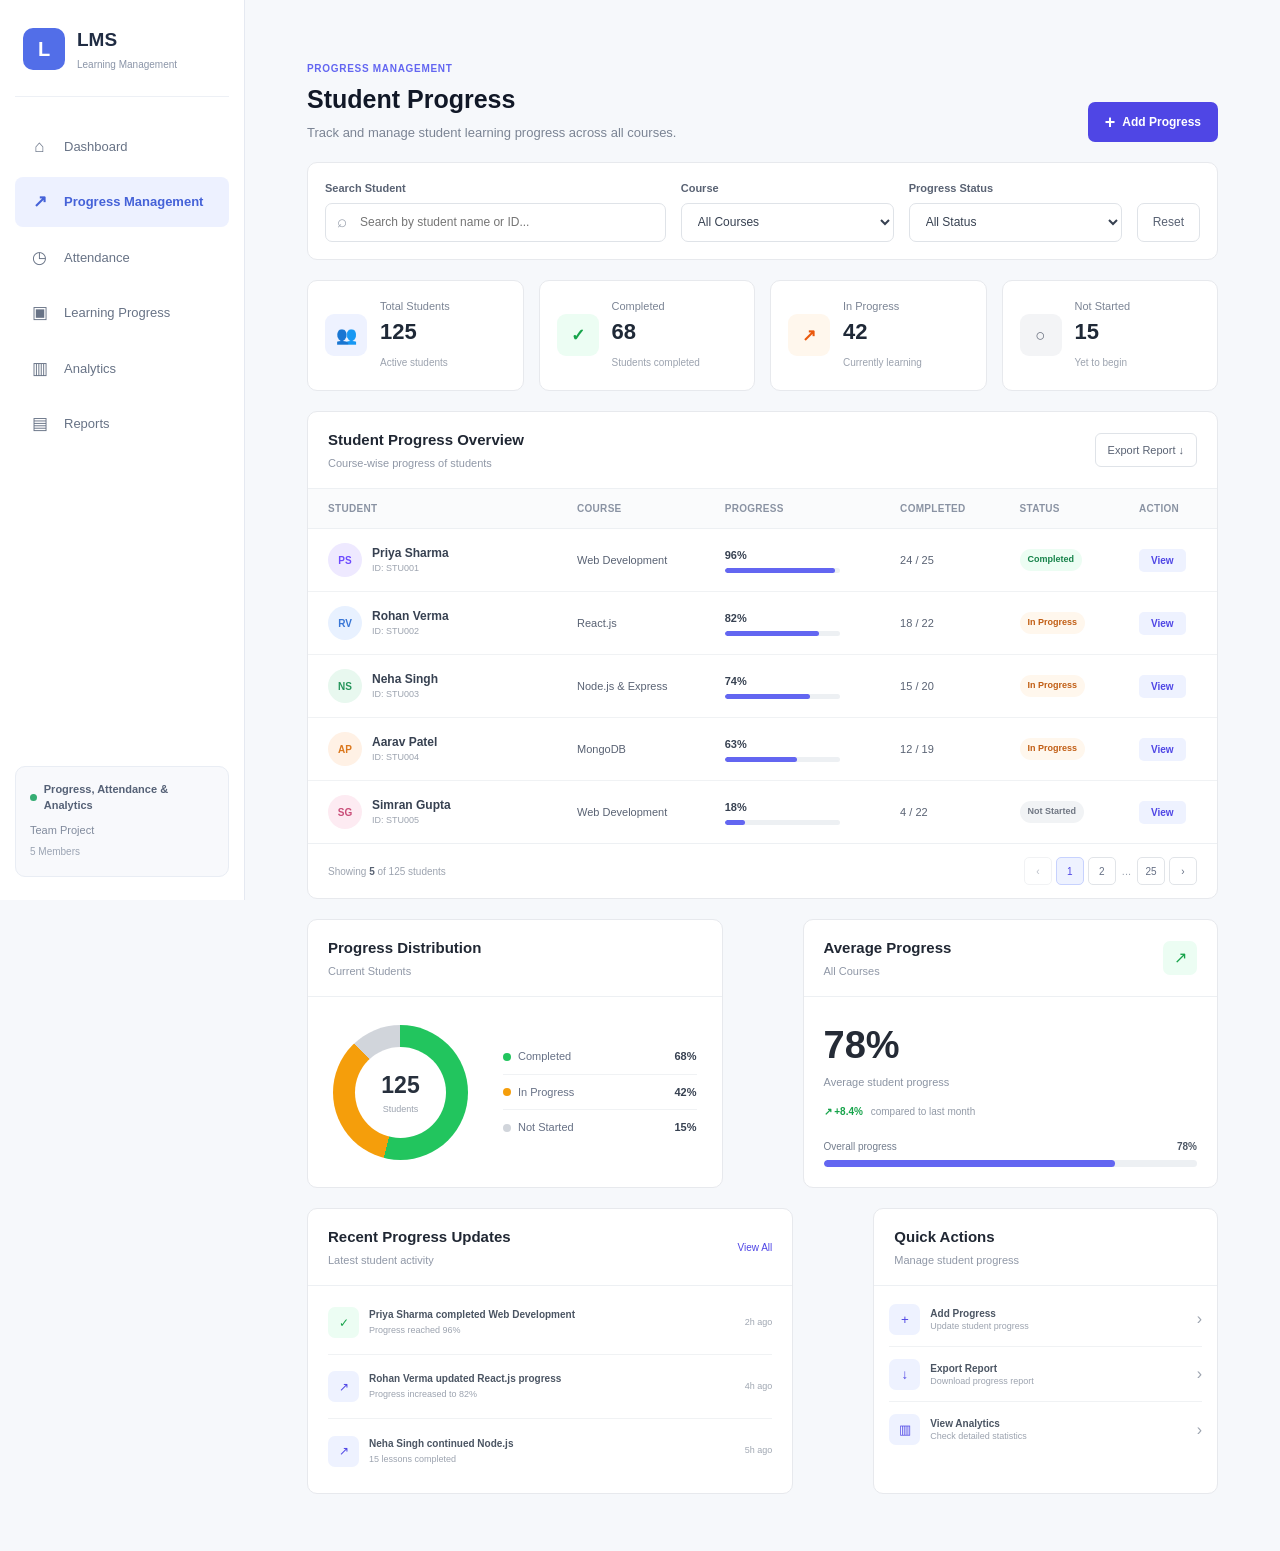
<file: progress.html>
<!DOCTYPE html>
<html lang="en">
<head>
    <meta charset="UTF-8">
    <meta name="viewport" content="width=device-width, initial-scale=1.0">

    <title>Student Progress | LMS</title>

    <link rel="stylesheet" href="progress.css">
   
</head>

<body>

  <!-- ================= SIDEBAR ================= -->

    <aside class="sidebar">

        <div class="logo">
            <div class="logo-icon">L</div>

            <div class="logo-text">
                <h2>LMS</h2>
                <span>Learning Management</span>
            </div>
        </div>

        <nav class="sidebar-menu">

            <a href="dashboard.html" class="menu-link">
                <span class="menu-icon">⌂</span>
                <span>Dashboard</span>
            </a>

            <a href="progress.html" class="menu-link active">
                <span class="menu-icon">↗</span>
                <span>Progress Management</span>
            </a>

            <a href="ATTENDANCE.html" class="menu-link">
                <span class="menu-icon">◷</span>
                <span>Attendance</span>
            </a>

            <a href="learning.html" class="menu-link">
                <span class="menu-icon">▣</span>
                <span>Learning Progress</span>
            </a>

            <a href="analytics.html" class="menu-link">
                <span class="menu-icon">▥</span>
                <span>Analytics</span>
            </a>

            <a href="index.html" class="menu-link">
                <span class="menu-icon">▤</span>
                <span>Reports</span>
            </a>

        </nav>

        <div class="sidebar-bottom">

            <div class="module-title">
                <span class="status-dot"></span>
                Progress, Attendance & Analytics
            </div>

            <p>Team Project</p>
            <small>5 Members</small>

        </div>

    </aside>


    <!-- ================= MAIN CONTENT ================= -->

    <main class="main-content">

       


        <!-- ================= PAGE HEADER ================= -->

        <section class="page-header">

            <div>
                <span class="page-label">PROGRESS MANAGEMENT</span>

                <h1>Student Progress</h1>

                <p>
                    Track and manage student learning progress across all courses.
                </p>
            </div>

            <button class="add-progress-btn" onclick="openAddProgressModal()">
                <span>+</span>
                Add Progress
            </button>

        </section>


        <!-- ================= FILTER AREA ================= -->

        <section class="filter-card">

            <div class="filter-group search-group">

                <label>Search Student</label>

                <div class="search-box">

                    <span class="search-icon">⌕</span>

                    <input
                        type="text"
                        id="studentSearch"
                        placeholder="Search by student name or ID..."
                        onkeyup="filterStudents()"
                    >

                </div>

            </div>


            <div class="filter-group">

                <label for="courseFilter">Course</label>

                <select id="courseFilter" onchange="filterStudents()">

                    <option value="all">All Courses</option>
                    <option value="Web Development">Web Development</option>
                    <option value="React.js">React.js</option>
                    <option value="Node.js & Express">Node.js</option>
                    <option value="MongoDB">MongoDB</option>

                </select>

            </div>


            <div class="filter-group">

                <label for="statusFilter">Progress Status</label>

                <select id="statusFilter" onchange="filterStudents()">

                    <option value="all">All Status</option>
                    <option value="Completed">Completed</option>
                    <option value="In Progress">In Progress</option>
                    <option value="Not Started">Not Started</option>

                </select>

            </div>


            <button class="reset-btn" onclick="resetFilters()">
                Reset
            </button>

        </section>


        <!-- ================= SUMMARY CARDS ================= -->

        <section class="summary-grid">

            <div class="summary-card">

                <div class="summary-icon students">
                    👥
                </div>

                <div class="summary-content">
                    <span>Total Students</span>
                    <h2>125</h2>
                    <small>Active students</small>
                </div>

            </div>


            <div class="summary-card">

                <div class="summary-icon completed">
                    ✓
                </div>

                <div class="summary-content">
                    <span>Completed</span>
                    <h2>68</h2>
                    <small>Students completed</small>
                </div>

            </div>


            <div class="summary-card">

                <div class="summary-icon progress">
                    ↗
                </div>

                <div class="summary-content">
                    <span>In Progress</span>
                    <h2>42</h2>
                    <small>Currently learning</small>
                </div>

            </div>


            <div class="summary-card">

                <div class="summary-icon not-started">
                    ○
                </div>

                <div class="summary-content">
                    <span>Not Started</span>
                    <h2>15</h2>
                    <small>Yet to begin</small>
                </div>

            </div>

        </section>


        <!-- ================= STUDENT TABLE ================= -->

        <section class="content-card">

            <div class="card-header">

                <div>
                    <h2>Student Progress Overview</h2>

                    <p>
                        Course-wise progress of students
                    </p>
                </div>

                <button class="export-btn" onclick="exportReport()">
                    Export Report
                    <span>↓</span>
                </button>

            </div>


            <div class="table-wrapper">

                <table class="progress-table">

                    <thead>

                        <tr>
                            <th>Student</th>
                            <th>Course</th>
                            <th>Progress</th>
                            <th>Completed</th>
                            <th>Status</th>
                            <th>Action</th>
                        </tr>

                    </thead>

                    <tbody id="studentTableBody">

                        <!-- STUDENT 1 -->

                        <tr
                            data-student="Priya Sharma"
                            data-id="STU001"
                            data-course="Web Development"
                            data-status="Completed"
                            data-progress="96"
                        >

                            <td>

                                <div class="student-cell">

                                    <div class="student-avatar purple">
                                        PS
                                    </div>

                                    <div>
                                        <strong>Priya Sharma</strong>
                                        <span>ID: STU001</span>
                                    </div>

                                </div>

                            </td>

                            <td>
                                Web Development
                            </td>

                            <td>

                                <div class="progress-cell">

                                    <div class="progress-top">
                                        <strong>96%</strong>
                                    </div>

                                    <div class="progress-bar">
                                        <span style="width: 96%;"></span>
                                    </div>

                                </div>

                            </td>

                            <td>
                                24 / 25
                            </td>

                            <td>
                                <span class="status completed">
                                    Completed
                                </span>
                            </td>

                            <td>
                                <button
                                    class="view-btn"
                                    onclick="viewStudent('Priya Sharma','STU001','Web Development','96','24 / 25','Completed')"
                                >
                                    View
                                </button>
                            </td>

                        </tr>


                        <!-- STUDENT 2 -->

                        <tr
                            data-student="Rohan Verma"
                            data-id="STU002"
                            data-course="React.js"
                            data-status="In Progress"
                            data-progress="82"
                        >

                            <td>

                                <div class="student-cell">

                                    <div class="student-avatar blue">
                                        RV
                                    </div>

                                    <div>
                                        <strong>Rohan Verma</strong>
                                        <span>ID: STU002</span>
                                    </div>

                                </div>

                            </td>

                            <td>
                                React.js
                            </td>

                            <td>

                                <div class="progress-cell">

                                    <div class="progress-top">
                                        <strong>82%</strong>
                                    </div>

                                    <div class="progress-bar">
                                        <span style="width: 82%;"></span>
                                    </div>

                                </div>

                            </td>

                            <td>
                                18 / 22
                            </td>

                            <td>
                                <span class="status in-progress">
                                    In Progress
                                </span>
                            </td>

                            <td>
                                <button
                                    class="view-btn"
                                    onclick="viewStudent('Rohan Verma','STU002','React.js','82','18 / 22','In Progress')"
                                >
                                    View
                                </button>
                            </td>

                        </tr>


                        <!-- STUDENT 3 -->

                        <tr
                            data-student="Neha Singh"
                            data-id="STU003"
                            data-course="Node.js & Express"
                            data-status="In Progress"
                            data-progress="74"
                        >

                            <td>

                                <div class="student-cell">

                                    <div class="student-avatar green">
                                        NS
                                    </div>

                                    <div>
                                        <strong>Neha Singh</strong>
                                        <span>ID: STU003</span>
                                    </div>

                                </div>

                            </td>

                            <td>
                                Node.js & Express
                            </td>

                            <td>

                                <div class="progress-cell">

                                    <div class="progress-top">
                                        <strong>74%</strong>
                                    </div>

                                    <div class="progress-bar">
                                        <span style="width: 74%;"></span>
                                    </div>

                                </div>

                            </td>

                            <td>
                                15 / 20
                            </td>

                            <td>
                                <span class="status in-progress">
                                    In Progress
                                </span>
                            </td>

                            <td>
                                <button
                                    class="view-btn"
                                    onclick="viewStudent('Neha Singh','STU003','Node.js & Express','74','15 / 20','In Progress')"
                                >
                                    View
                                </button>
                            </td>

                        </tr>


                        <!-- STUDENT 4 -->

                        <tr
                            data-student="Aarav Patel"
                            data-id="STU004"
                            data-course="MongoDB"
                            data-status="In Progress"
                            data-progress="63"
                        >

                            <td>

                                <div class="student-cell">

                                    <div class="student-avatar orange">
                                        AP
                                    </div>

                                    <div>
                                        <strong>Aarav Patel</strong>
                                        <span>ID: STU004</span>
                                    </div>

                                </div>

                            </td>

                            <td>
                                MongoDB
                            </td>

                            <td>

                                <div class="progress-cell">

                                    <div class="progress-top">
                                        <strong>63%</strong>
                                    </div>

                                    <div class="progress-bar">
                                        <span style="width: 63%;"></span>
                                    </div>

                                </div>

                            </td>

                            <td>
                                12 / 19
                            </td>

                            <td>
                                <span class="status in-progress">
                                    In Progress
                                </span>
                            </td>

                            <td>
                                <button
                                    class="view-btn"
                                    onclick="viewStudent('Aarav Patel','STU004','MongoDB','63','12 / 19','In Progress')"
                                >
                                    View
                                </button>
                            </td>

                        </tr>


                        <!-- STUDENT 5 -->

                        <tr
                            data-student="Simran Gupta"
                            data-id="STU005"
                            data-course="Web Development"
                            data-status="Not Started"
                            data-progress="18"
                        >

                            <td>

                                <div class="student-cell">

                                    <div class="student-avatar pink">
                                        SG
                                    </div>

                                    <div>
                                        <strong>Simran Gupta</strong>
                                        <span>ID: STU005</span>
                                    </div>

                                </div>

                            </td>

                            <td>
                                Web Development
                            </td>

                            <td>

                                <div class="progress-cell">

                                    <div class="progress-top">
                                        <strong>18%</strong>
                                    </div>

                                    <div class="progress-bar">
                                        <span style="width: 18%;"></span>
                                    </div>

                                </div>

                            </td>

                            <td>
                                4 / 22
                            </td>

                            <td>
                                <span class="status not-started">
                                    Not Started
                                </span>
                            </td>

                            <td>
                                <button
                                    class="view-btn"
                                    onclick="viewStudent('Simran Gupta','STU005','Web Development','18','4 / 22','Not Started')"
                                >
                                    View
                                </button>
                            </td>

                        </tr>

                    </tbody>

                </table>

            </div>


            <!-- NO RESULT -->

            <div class="no-result" id="noResult">

                <div>⌕</div>

                <h3>No students found</h3>

                <p>
                    Try changing your search or filters.
                </p>

            </div>


            <div class="table-footer">

                <span>
                    Showing <strong id="visibleCount">5</strong> of 125 students
                </span>

                <div class="pagination">

                    <button disabled>‹</button>
                    <button class="active">1</button>
                    <button>2</button>
                    <button>3</button>
                    <span>...</span>
                    <button>25</button>
                    <button>›</button>

                </div>

            </div>

        </section>


        <!-- ================= LOWER SECTION ================= -->

        <section class="bottom-grid">


            <!-- PROGRESS DISTRIBUTION -->

            <div class="content-card distribution-card">

                <div class="card-header">

                    <div>
                        <h2>Progress Distribution</h2>

                        <p>
                            Current Students
                        </p>
                    </div>

                </div>


                <div class="distribution-content">

                    <div class="donut-chart">

                        <div class="donut-inner">
                            <strong>125</strong>
                            <span>Students</span>
                        </div>

                    </div>


                    <div class="distribution-list">

                        <div class="distribution-item">

                            <div>
                                <span class="legend completed-dot"></span>
                                <span>Completed</span>
                            </div>

                            <strong>68%</strong>

                        </div>


                        <div class="distribution-item">

                            <div>
                                <span class="legend progress-dot"></span>
                                <span>In Progress</span>
                            </div>

                            <strong>42%</strong>

                        </div>


                        <div class="distribution-item">

                            <div>
                                <span class="legend not-started-dot"></span>
                                <span>Not Started</span>
                            </div>

                            <strong>15%</strong>

                        </div>

                    </div>

                </div>

            </div>


            <!-- AVERAGE PROGRESS -->

            <div class="content-card average-card">

                <div class="card-header">

                    <div>
                        <h2>Average Progress</h2>

                        <p>
                            All Courses
                        </p>
                    </div>

                    <span class="average-icon">↗</span>

                </div>


                <div class="average-content">

                    <div class="average-number">
                        78%
                    </div>

                    <p>
                        Average student progress
                    </p>

                    <div class="average-change">
                        <span>↗ +8.4%</span>
                        compared to last month
                    </div>

                    <div class="average-progress">

                        <div class="average-progress-top">
                            <span>Overall progress</span>
                            <strong>78%</strong>
                        </div>

                        <div class="progress-bar large">
                            <span style="width: 78%;"></span>
                        </div>

                    </div>

                </div>

            </div>


        </section>


        <!-- ================= EXTRA INFORMATION ================= -->

        <section class="extra-grid">


            <!-- RECENT UPDATES -->

            <div class="content-card">

                <div class="card-header">

                    <div>
                        <h2>Recent Progress Updates</h2>
                        <p>Latest student activity</p>
                    </div>

                    <button class="text-btn">
                        View All
                    </button>

                </div>


                <div class="activity-list">

                    <div class="activity-item">

                        <div class="activity-icon completed-icon">
                            ✓
                        </div>

                        <div>
                            <strong>Priya Sharma completed Web Development</strong>
                            <span>Progress reached 96%</span>
                        </div>

                        <time>2h ago</time>

                    </div>


                    <div class="activity-item">

                        <div class="activity-icon progress-icon">
                            ↗
                        </div>

                        <div>
                            <strong>Rohan Verma updated React.js progress</strong>
                            <span>Progress increased to 82%</span>
                        </div>

                        <time>4h ago</time>

                    </div>


                    <div class="activity-item">

                        <div class="activity-icon progress-icon">
                            ↗
                        </div>

                        <div>
                            <strong>Neha Singh continued Node.js</strong>
                            <span>15 lessons completed</span>
                        </div>

                        <time>5h ago</time>

                    </div>

                </div>

            </div>


            <!-- QUICK ACTIONS -->

            <div class="content-card quick-card">

                <div class="card-header">

                    <div>
                        <h2>Quick Actions</h2>
                        <p>Manage student progress</p>
                    </div>

                </div>


                <div class="quick-actions">

                    <button onclick="openAddProgressModal()">
                        <span class="quick-icon">+</span>
                        <div>
                            <strong>Add Progress</strong>
                            <small>Update student progress</small>
                        </div>
                        <span>›</span>
                    </button>


                    <button onclick="exportReport()">
                        <span class="quick-icon">↓</span>
                        <div>
                            <strong>Export Report</strong>
                            <small>Download progress report</small>
                        </div>
                        <span>›</span>
                    </button>


                    <button onclick="window.location.href='analytics.html'">
                        <span class="quick-icon">▥</span>
                        <div>
                            <strong>View Analytics</strong>
                            <small>Check detailed statistics</small>
                        </div>
                        <span>›</span>
                    </button>

                </div>

            </div>

        </section>

    </main>


    <!-- ================= ADD PROGRESS MODAL ================= -->

    <div class="modal-overlay" id="addProgressModal">

        <div class="modal">

            <div class="modal-header">

                <div>
                    <h2>Add Student Progress</h2>
                    <p>Enter the latest progress details.</p>
                </div>

                <button
                    class="modal-close"
                    onclick="closeAddProgressModal()"
                >
                    ×
                </button>

            </div>


            <form onsubmit="addProgress(event)">

                <div class="form-group">

                    <label for="addStudent">
                        Student
                    </label>

                    <input
                        type="text"
                        id="addStudent"
                        placeholder="Enter student name"
                        required
                    >

                </div>


                <div class="form-group">

                    <label for="addStudentId">
                        Student ID
                    </label>

                    <input
                        type="text"
                        id="addStudentId"
                        placeholder="Example: STU006"
                        required
                    >

                </div>


                <div class="form-group">

                    <label for="addCourse">
                        Course
                    </label>

                    <select id="addCourse" required>

                        <option value="">
                            Select course
                        </option>

                        <option value="Web Development">
                            Web Development
                        </option>

                        <option value="React.js">
                            React.js
                        </option>

                        <option value="Node.js & Express">
                            Node.js & Express
                        </option>

                        <option value="MongoDB">
                            MongoDB
                        </option>

                    </select>

                </div>


                <div class="form-row">

                    <div class="form-group">

    <label for="progressInput">
        Progress %
    </label>

    <input
        type="number"
        id="progressInput"
        min="0"
        max="100"
        placeholder="0 - 100"
        required
    >

</div>


                    <div class="form-group">

                        <label for="addStatus">
                            Status
                        </label>

                        <select id="addStatus">

                            <option value="Completed">
                                Completed
                            </option>

                            <option value="In Progress">
                                In Progress
                            </option>

                            <option value="Not Started">
                                Not Started
                            </option>

                        </select>

                    </div>

                </div>


                <div class="modal-actions">

                    <button
                        type="button"
                        class="cancel-btn"
                        onclick="closeAddProgressModal()"
                    >
                        Cancel
                    </button>

                    <button
                        type="submit"
                        class="save-btn"
                    >
                        Save Progress
                    </button>

                </div>

            </form>

        </div>

    </div>


    <!-- ================= VIEW STUDENT MODAL ================= -->

    <div class="modal-overlay" id="studentModal">

        <div class="modal student-modal">

            <div class="modal-header">

                <div>
                    <h2>Student Progress</h2>
                    <p>Detailed progress information</p>
                </div>

                <button
                    class="modal-close"
                    onclick="closeStudentModal()"
                >
                    ×
                </button>

            </div>


            <div class="student-detail">

                <div class="student-detail-top">

                    <div
                        class="large-avatar"
                        id="modalAvatar"
                    >
                        PS
                    </div>

                    <div>
                        <h3 id="modalStudentName">
                            Priya Sharma
                        </h3>

                        <span id="modalStudentId">
                            ID: STU001
                        </span>
                    </div>

                </div>


                <div class="detail-grid">

                    <div class="detail-box">
                        <span>Course</span>
                        <strong id="modalCourse">
                            Web Development
                        </strong>
                    </div>

                    <div class="detail-box">
                        <span>Status</span>
                        <strong id="modalStatus">
                            Completed
                        </strong>
                    </div>

                    <div class="detail-box">
                        <span>Completed</span>
                        <strong id="modalCompleted">
                            24 / 25
                        </strong>
                    </div>

                    <div class="detail-box">
                        <span>Progress</span>
                        <strong id="modalProgress">
                            96%
                        </strong>
                    </div>

                </div>


                <div class="modal-progress-section">

                    <div class="modal-progress-top">

                        <span>Overall Progress</span>

                        <strong id="modalProgressText">
                            96%
                        </strong>

                    </div>

                    <div class="progress-bar large">
                        <span
                            id="modalProgressBar"
                            style="width: 96%;"
                        ></span>
                    </div>

                </div>

            </div>


            <div class="modal-actions">

                <button
                    class="cancel-btn"
                    onclick="closeStudentModal()"
                >
                    Close
                </button>

                <button
                    class="save-btn"
                    onclick="closeStudentModal(); openAddProgressModal();"
                >
                    Update Progress
                </button>

            </div>

        </div>

    </div>


    <script src="progress.js"></script>

</body>
</html>
</file>
<file: style.css>
/* =========================================
   ROOT VARIABLES
========================================= */

:root {
    --primary: #2563eb;
    --primary-dark: #1d4ed8;
    --secondary: #0f172a;

    --background: #f5f7fb;
    --card: #ffffff;
    --border: #e5e7eb;

    --text: #1e293b;
    --muted: #64748b;

    --success: #16a34a;
    --warning: #f59e0b;
    --danger: #dc2626;

    --shadow:
        0 10px 30px rgba(15, 23, 42, 0.08);

    --radius: 14px;
}


/* =========================================
   RESET
========================================= */

* {
    margin: 0;
    padding: 0;
    box-sizing: border-box;
}


html {
    scroll-behavior: smooth;
}


body {
    font-family:
        Arial,
        Helvetica,
        sans-serif;

    background: var(--background);
    color: var(--text);
}


/* =========================================
   SIDEBAR
========================================= */

.sidebar {
    position: fixed;

    top: 0;
    left: 0;

    width: 250px;
    height: 100vh;

    background: var(--secondary);
    color: white;

    padding: 25px 18px;

    display: flex;
    flex-direction: column;

    z-index: 1000;
}


.logo {
    display: flex;
    align-items: center;

    gap: 12px;

    padding: 5px 10px 30px;
}


.logo-icon {
    width: 45px;
    height: 45px;

    border-radius: 12px;

    background: var(--primary);

    display: flex;
    align-items: center;
    justify-content: center;

    font-weight: bold;
    font-size: 13px;
}


.logo h2 {
    font-size: 20px;
}


.logo span {
    display: block;

    margin-top: 3px;

    font-size: 11px;

    color: #94a3b8;
}


/* =========================================
   NAVIGATION
========================================= */

.sidebar-nav {
    display: flex;
    flex-direction: column;

    gap: 8px;
}


.nav-link {
    color: #cbd5e1;

    text-decoration: none;

    padding: 13px 14px;

    border-radius: 10px;

    font-size: 14px;

    transition: 0.3s;
}


.nav-link:hover {
    background: #1e293b;
    color: white;
}


.nav-link.active {
    background: var(--primary);
    color: white;
}


.sidebar-footer {
    margin-top: auto;

    padding: 15px 10px;

    border-top: 1px solid #1e293b;

    color: #94a3b8;
}


.sidebar-footer p {
    font-size: 13px;
}


.sidebar-footer small {
    font-size: 11px;
}


/* =========================================
   MAIN CONTENT
========================================= */

.main-content {
    margin-left: 250px;

    padding: 30px;

    min-height: 100vh;
}


/* =========================================
   HEADER
========================================= */

.top-header {
    display: flex;

    align-items: center;
    justify-content: space-between;

    gap: 20px;

    margin-bottom: 30px;
}


.top-header h1 {
    font-size: 28px;

    color: var(--secondary);
}


.top-header p {
    margin-top: 7px;

    color: var(--muted);

    font-size: 14px;
}


.profile {
    display: flex;
    align-items: center;

    gap: 10px;

    background: white;

    padding: 9px 14px;

    border-radius: 12px;

    box-shadow: var(--shadow);
}


.profile-avatar {
    width: 40px;
    height: 40px;

    border-radius: 50%;

    background: var(--primary);

    color: white;

    display: flex;
    align-items: center;
    justify-content: center;

    font-weight: bold;
}


.profile strong {
    display: block;

    font-size: 13px;
}


.profile small {
    color: var(--muted);

    font-size: 11px;
}


/* =========================================
   SUMMARY GRID
========================================= */

.summary-grid {
    display: grid;

    grid-template-columns:
        repeat(4, 1fr);

    gap: 20px;

    margin-bottom: 25px;
}


.summary-card {
    background: var(--card);

    border: 1px solid var(--border);

    border-radius: var(--radius);

    padding: 22px;

    display: flex;
    align-items: center;

    gap: 15px;

    box-shadow: var(--shadow);
}


.card-icon {
    width: 48px;
    height: 48px;

    border-radius: 12px;

    background: #eff6ff;

    display: flex;
    align-items: center;
    justify-content: center;

    font-size: 21px;
}


.summary-card span {
    color: var(--muted);

    font-size: 12px;
}


.summary-card h2 {
    margin-top: 5px;

    font-size: 25px;

    color: var(--secondary);
}


/* =========================================
   PANELS
========================================= */

.report-panel,
.report-card {
    background: var(--card);

    border: 1px solid var(--border);

    border-radius: var(--radius);

    box-shadow: var(--shadow);
}


.report-panel {
    padding: 25px;

    margin-bottom: 25px;
}


.report-card {
    padding: 25px;
}


/* =========================================
   SECTION HEADER
========================================= */

.section-header {
    display: flex;

    align-items: center;
    justify-content: space-between;

    gap: 15px;

    margin-bottom: 22px;
}


.section-header h2,
.report-card h2 {
    font-size: 19px;

    color: var(--secondary);
}


.section-header p,
.report-card > p {
    margin-top: 6px;

    color: var(--muted);

    font-size: 13px;
}


.percentage {
    color: var(--primary);

    font-weight: bold;

    font-size: 20px;
}


/* =========================================
   FILTERS
========================================= */

.filters {
    display: grid;

    grid-template-columns:
        2fr 1fr 1fr auto;

    gap: 12px;

    margin-bottom: 22px;
}


.filters input,
.filters select {
    width: 100%;

    padding: 12px 14px;

    border: 1px solid var(--border);

    border-radius: 9px;

    background: white;

    color: var(--text);

    outline: none;

    font-size: 13px;
}


.filters input:focus,
.filters select:focus {
    border-color: var(--primary);
}


/* =========================================
   BUTTONS
========================================= */

.primary-btn,
.secondary-btn {
    border: none;

    border-radius: 9px;

    padding: 11px 17px;

    font-size: 13px;

    font-weight: 600;

    cursor: pointer;

    transition: 0.3s;
}


.primary-btn {
    background: var(--primary);

    color: white;
}


.primary-btn:hover {
    background: var(--primary-dark);

    transform: translateY(-1px);
}


.secondary-btn {
    background: #eff6ff;

    color: var(--primary);
}


.secondary-btn:hover {
    background: #dbeafe;
}


/* =========================================
   TABLE
========================================= */

.table-wrapper {
    width: 100%;

    overflow-x: auto;
}


table {
    width: 100%;

    border-collapse: collapse;

    min-width: 750px;
}


thead {
    background: #f8fafc;
}


th {
    padding: 14px 12px;

    text-align: left;

    font-size: 12px;

    color: var(--muted);

    border-bottom: 1px solid var(--border);
}


td {
    padding: 15px 12px;

    border-bottom: 1px solid #f1f5f9;

    font-size: 13px;
}


tbody tr:hover {
    background: #f8fafc;
}


/* =========================================
   STUDENT CELL
========================================= */

.student-cell {
    display: flex;

    align-items: center;

    gap: 10px;
}


.student-avatar {
    width: 38px;
    height: 38px;

    border-radius: 50%;

    background: #dbeafe;

    color: var(--primary);

    display: flex;
    align-items: center;
    justify-content: center;

    font-weight: bold;
}


.student-cell strong {
    display: block;

    font-size: 13px;
}


.student-cell small {
    display: block;

    margin-top: 3px;

    color: var(--muted);

    font-size: 11px;
}


/* =========================================
   PROGRESS
========================================= */

.progress-cell {
    min-width: 100px;
}


.progress-cell > span {
    display: block;

    margin-bottom: 5px;

    font-weight: 600;

    font-size: 12px;
}


.progress-bar,
.progress-track {
    width: 100%;

    height: 7px;

    border-radius: 20px;

    background: #e2e8f0;

    overflow: hidden;
}


.progress-fill {
    height: 100%;

    border-radius: 20px;

    background: var(--primary);
}


/* =========================================
   STATUS
========================================= */

.status-badge {
    display: inline-block;

    padding: 6px 9px;

    border-radius: 20px;

    background: #ecfdf5;

    color: var(--success);

    font-size: 11px;

    font-weight: 600;
}


/* =========================================
   REPORT GRID
========================================= */

.report-grid {
    display: grid;

    grid-template-columns:
        1.5fr 1fr;

    gap: 25px;

    margin-bottom: 25px;
}


/* =========================================
   PROGRESS ITEMS
========================================= */

.progress-item {
    margin-bottom: 20px;
}


.progress-item:last-child {
    margin-bottom: 0;
}


.progress-label {
    display: flex;

    justify-content: space-between;

    margin-bottom: 8px;

    font-size: 13px;
}


.progress-label strong {
    color: var(--primary);
}


/* =========================================
   STAT LIST
========================================= */

.stat-list {
    margin-top: 20px;
}


.stat-row {
    display: flex;

    align-items: center;
    justify-content: space-between;

    gap: 15px;

    padding: 14px 0;

    border-bottom: 1px solid var(--border);

    font-size: 13px;
}


.stat-row:last-child {
    border-bottom: none;
}


.stat-row span {
    color: var(--muted);
}


.stat-row strong {
    color: var(--secondary);

    text-align: right;
}


/* =========================================
   ATTENDANCE
========================================= */

.attendance-grid {
    display: grid;

    grid-template-columns:
        repeat(3, 1fr);

    gap: 15px;

    margin-bottom: 25px;
}


.attendance-box {
    padding: 20px;

    border-radius: 12px;

    background: #f8fafc;

    text-align: center;
}


.attendance-box span {
    display: block;

    color: var(--muted);

    font-size: 12px;
}


.attendance-box strong {
    display: block;

    margin-top: 7px;

    font-size: 24px;

    color: var(--secondary);
}


/* =========================================
   PERFORMANCE
========================================= */

.performance-score {
    width: 140px;
    height: 140px;

    margin: 25px auto 10px;

    border-radius: 50%;

    background:
        conic-gradient(
            var(--primary) 82%,
            #e2e8f0 82%
        );

    display: flex;
    align-items: center;
    justify-content: center;

    color: var(--secondary);

    font-size: 28px;

    font-weight: bold;

    position: relative;
}


.performance-score::after {
    content: "";

    position: absolute;

    width: 105px;
    height: 105px;

    border-radius: 50%;

    background: white;
}


.performance-score {
    isolation: isolate;
}


.performance-score::before {
    content: "82%";

    position: absolute;

    z-index: 2;

    font-size: 25px;

    color: var(--secondary);
}


.performance-label {
    display: block;

    text-align: center;

    color: var(--muted);

    font-size: 12px;
}


/* =========================================
   GENERATED REPORTS
========================================= */

.generated-list {
    display: flex;

    flex-direction: column;

    gap: 12px;
}


.generated-item {
    display: flex;

    align-items: center;
    justify-content: space-between;

    gap: 15px;

    padding: 15px;

    background: #f8fafc;

    border-radius: 10px;

    border: 1px solid var(--border);
}


.generated-item strong {
    display: block;

    font-size: 13px;
}


.generated-item small {
    display: block;

    margin-top: 4px;

    color: var(--muted);

    font-size: 11px;
}


/* =========================================
   MODAL
========================================= */

.modal {
    position: fixed;

    inset: 0;

    background: rgba(15, 23, 42, 0.65);

    display: flex;

    align-items: center;
    justify-content: center;

    padding: 20px;

    opacity: 0;

    visibility: hidden;

    transition: 0.3s;

    z-index: 2000;
}


.modal.show {
    opacity: 1;

    visibility: visible;
}


.modal-content {
    width: 100%;

    max-width: 500px;

    background: white;

    border-radius: 18px;

    padding: 28px;

    position: relative;

    transform: translateY(20px);

    transition: 0.3s;
}


.modal.show .modal-content {
    transform: translateY(0);
}


.modal-close {
    position: absolute;

    top: 15px;
    right: 17px;

    border: none;

    background: #f1f5f9;

    width: 34px;
    height: 34px;

    border-radius: 50%;

    cursor: pointer;

    font-size: 20px;

    color: var(--muted);
}


.modal-header {
    display: flex;

    align-items: center;

    gap: 15px;

    padding-right: 35px;

    margin-bottom: 25px;
}


.modal-avatar {
    width: 55px;
    height: 55px;

    border-radius: 50%;

    background: #dbeafe;

    color: var(--primary);

    display: flex;
    align-items: center;
    justify-content: center;

    font-weight: bold;
}


.modal-header span {
    color: var(--muted);

    font-size: 12px;
}


.modal-header h2 {
    margin-top: 4px;

    font-size: 21px;

    color: var(--secondary);
}


/* =========================================
   MODAL DETAILS
========================================= */

.modal-details {
    display: grid;

    grid-template-columns:
        repeat(2, 1fr);

    gap: 12px;
}


.modal-detail {
    padding: 15px;

    background: #f8fafc;

    border-radius: 10px;
}


.modal-detail span {
    display: block;

    color: var(--muted);

    font-size: 11px;
}


.modal-detail strong {
    display: block;

    margin-top: 5px;

    font-size: 14px;

    color: var(--secondary);
}


/* =========================================
   MODAL ACTIONS
========================================= */

.modal-actions {
    display: flex;

    justify-content: flex-end;

    gap: 10px;

    margin-top: 25px;
}


/* =========================================
   RESPONSIVE - TABLET
========================================= */

@media (max-width: 1100px) {

    .summary-grid {
        grid-template-columns:
            repeat(2, 1fr);
    }


    .filters {
        grid-template-columns:
            1fr 1fr;
    }


    .report-grid {
        grid-template-columns: 1fr;
    }

}


/* =========================================
   RESPONSIVE - MOBILE
========================================= */

@media (max-width: 768px) {

    .sidebar {
        position: relative;

        width: 100%;

        height: auto;

        padding: 15px;
    }


    .logo {
        padding-bottom: 15px;
    }


    .sidebar-nav {
        flex-direction: row;

        overflow-x: auto;
    }


    .nav-link {
        white-space: nowrap;
    }


    .sidebar-footer {
        display: none;
    }


    .main-content {
        margin-left: 0;

        padding: 20px 15px;
    }


    .top-header {
        flex-direction: column;

        align-items: flex-start;
    }


    .top-header h1 {
        font-size: 23px;
    }


    .profile {
        width: 100%;
    }


    .summary-grid {
        grid-template-columns: 1fr;
    }


    .filters {
        grid-template-columns: 1fr;
    }


    .attendance-grid {
        grid-template-columns: 1fr;
    }


    .modal-details {
        grid-template-columns: 1fr;
    }


    .modal-actions {
        flex-direction: column;
    }


    .modal-actions button {
        width: 100%;
    }

}


/* =========================================
   SMALL MOBILE
========================================= */

@media (max-width: 480px) {

    .main-content {
        padding: 15px 10px;
    }


    .report-panel,
    .report-card {
        padding: 18px;
    }


    .summary-card {
        padding: 17px;
    }


    .section-header {
        align-items: flex-start;

        flex-direction: column;
    }


    .profile {
        padding: 8px;
    }

}


/* =========================================
   PRINT
========================================= */

@media print {

    .sidebar,
    .top-header .profile,
    .filters,
    .modal,
    .primary-btn,
    .secondary-btn {
        display: none !important;
    }


    .main-content {
        margin: 0;

        padding: 0;
    }


    body {
        background: white;
    }


    .report-panel,
    .report-card {
        box-shadow: none;

        border: 1px solid #ddd;
    }

}
</file>
<file: ATTENDANCE.css>
* {
    margin: 0;
    padding: 0;
    box-sizing: border-box;
}

:root {
    --primary: #635bff;
    --primary-light: #f0efff;

    --green: #16a673;
    --green-light: #eafaf3;

    --red: #e05252;
    --red-light: #fff0f0;

    --blue: #4385ff;
    --blue-light: #edf4ff;

    --purple: #9b5cff;
    --purple-light: #f4edff;

    --dark: #172033;
    --gray: #737d91;

    --border: #e8ecf2;
    --background: #f6f8fb;

    --shadow: 0 8px 30px rgba(30, 41, 59, 0.06);
}

body {
    font-family: "Inter", sans-serif;
    background: var(--background);
    color: var(--dark);
}

button,
input,
select {
    font-family: inherit;
}

button {
    cursor: pointer;
}

.layout {
    display: flex;
    min-height: 100vh;
}


/* SIDEBAR */

.sidebar {
    width: 245px;
    background: #151b2b;
    color: white;
    padding: 25px 17px;
    position: fixed;
    left: 0;
    top: 0;
    bottom: 0;
    display: flex;
    flex-direction: column;
}

.logo {
    display: flex;
    align-items: center;
    gap: 11px;
    padding: 0 10px;
    margin-bottom: 40px;
}

.logo-icon {
    width: 42px;
    height: 42px;
    border-radius: 11px;
    display: grid;
    place-items: center;
    background: linear-gradient(
        135deg,
        #635bff,
        #9b5cff
    );
    font-size: 17px;
}

.logo h2 {
    font-size: 20px;
}

.logo span {
    color: #8791a6;
    font-size: 8px;
}

.menu-heading {
    color: #687288;
    font-size: 9px;
    font-weight: 700;
    letter-spacing: 1px;
    margin: 18px 12px 9px;
}

.nav {
    text-decoration: none;
    color: #929bad;
    padding: 12px 13px;
    margin: 3px 0;
    border-radius: 8px;
    display: flex;
    align-items: center;
    gap: 12px;
    font-size: 11px;
    transition: .2s;
}

.nav i {
    width: 18px;
    text-align: center;
}

.nav:hover,
.nav.active {
    background: rgba(255,255,255,.08);
    color: white;
}

.nav.active {
    box-shadow: inset 3px 0 var(--primary);
}

.sidebar-bottom {
    margin-top: auto;
}

.profile {
    border-top: 1px solid #272e40;
    padding: 18px 5px 0;
    display: flex;
    align-items: center;
    gap: 9px;
}

.profile-avatar {
    width: 34px;
    height: 34px;
    border-radius: 9px;
    display: grid;
    place-items: center;
    background: linear-gradient(135deg,#635bff,#9b5cff);
    font-size: 10px;
    font-weight: 700;
}

.profile strong {
    display: block;
    font-size: 10px;
}

.profile span {
    display: block;
    color: #7d879b;
    font-size: 8px;
    margin-top: 3px;
}


/* MAIN */

.main {
    margin-left: 245px;
    width: calc(100% - 245px);
    padding: 32px 38px;
}

.header {
    display: flex;
    justify-content: space-between;
    align-items: flex-end;
    margin-bottom: 27px;
}

.breadcrumb {
    color: var(--primary);
    font-size: 10px;
    font-weight: 600;
    margin-bottom: 7px;
}

.header h1 {
    font-size: 27px;
    letter-spacing: -.6px;
}

.subtitle {
    color: var(--gray);
    font-size: 11px;
    margin-top: 6px;
}

.header-right {
    display: flex;
    align-items: center;
    gap: 12px;
}

.date-display {
    height: 43px;
    background: white;
    border: 1px solid var(--border);
    border-radius: 9px;
    padding: 0 13px;
    display: flex;
    align-items: center;
    gap: 9px;
}

.date-display > i {
    color: var(--primary);
}

.date-display span {
    display: block;
    color: #9ba3b2;
    font-size: 8px;
}

.date-display strong {
    display: block;
    font-size: 9px;
    margin-top: 2px;
}

.add-btn {
    height: 43px;
    padding: 0 17px;
    border: 0;
    border-radius: 9px;
    background: var(--primary);
    color: white;
    font-size: 10px;
    font-weight: 700;
    box-shadow: 0 7px 18px rgba(99,91,255,.22);
}

.add-btn i {
    margin-right: 5px;
}


/* SUMMARY */

.summary {
    display: grid;
    grid-template-columns: repeat(4, 1fr);
    gap: 15px;
    margin-bottom: 22px;
}

.summary-card {
    background: white;
    border: 1px solid var(--border);
    border-radius: 13px;
    padding: 18px;
    display: flex;
    gap: 13px;
    align-items: center;
    box-shadow: var(--shadow);
}

.summary-icon {
    width: 42px;
    height: 42px;
    flex-shrink: 0;
    display: grid;
    place-items: center;
    border-radius: 10px;
}

.summary-icon.blue {
    color: var(--blue);
    background: var(--blue-light);
}

.summary-icon.green {
    color: var(--green);
    background: var(--green-light);
}

.summary-icon.red {
    color: var(--red);
    background: var(--red-light);
}

.summary-icon.purple {
    color: var(--purple);
    background: var(--purple-light);
}

.summary-card span {
    color: var(--gray);
    font-size: 9px;
}

.summary-card h2 {
    font-size: 23px;
    margin: 4px 0;
}

.summary-card small {
    color: #a0a8b7;
    font-size: 8px;
}


/* QUICK ACTIONS */

.quick-section {
    background: white;
    border: 1px solid var(--border);
    border-radius: 13px;
    padding: 18px 20px;
    margin-bottom: 22px;
    box-shadow: var(--shadow);
}

.quick-section h2 {
    font-size: 14px;
}

.quick-section > div:first-child p {
    color: var(--gray);
    font-size: 9px;
    margin-top: 4px;
}

.quick-actions {
    display: grid;
    grid-template-columns: repeat(3, 1fr);
    gap: 10px;
    margin-top: 15px;
}

.quick-card {
    border: 1px solid var(--border);
    background: #fafbfc;
    border-radius: 10px;
    padding: 12px;
    display: flex;
    align-items: center;
    gap: 10px;
    text-align: left;
    transition: .2s;
}

.quick-card:hover {
    border-color: #cfcaff;
    background: #faf9ff;
    transform: translateY(-2px);
}

.quick-card > i {
    margin-left: auto;
    color: #a1a8b6;
    font-size: 9px;
}

.quick-icon {
    width: 34px;
    height: 34px;
    border-radius: 8px;
    display: grid;
    place-items: center;
    flex-shrink: 0;
}

.quick-icon.purple {
    color: var(--purple);
    background: var(--purple-light);
}

.quick-icon.green {
    color: var(--green);
    background: var(--green-light);
}

.quick-icon.blue {
    color: var(--blue);
    background: var(--blue-light);
}

.quick-card strong {
    display: block;
    font-size: 9px;
}

.quick-card span {
    display: block;
    color: #9aa2b1;
    font-size: 8px;
    margin-top: 3px;
}


/* ATTENDANCE */

.attendance-section {
    background: white;
    border: 1px solid var(--border);
    border-radius: 13px;
    padding: 20px;
    box-shadow: var(--shadow);
}

.section-header {
    display: flex;
    justify-content: space-between;
    align-items: center;
}

.section-header h2 {
    font-size: 15px;
}

.section-header p {
    color: var(--gray);
    font-size: 9px;
    margin-top: 4px;
}

.export-btn {
    border: 1px solid #e3e0ff;
    color: var(--primary);
    background: var(--primary-light);
    padding: 9px 12px;
    border-radius: 8px;
    font-size: 9px;
    font-weight: 600;
}

.export-btn i {
    margin-right: 4px;
}

.tools {
    display: flex;
    gap: 9px;
    margin: 18px 0;
}

.search {
    flex: 1;
    position: relative;
}

.search i {
    position: absolute;
    left: 12px;
    top: 50%;
    transform: translateY(-50%);
    color: #9da5b4;
    font-size: 10px;
}

.search input,
.tools select {
    width: 100%;
    height: 38px;
    border: 1px solid var(--border);
    background: #fafbfc;
    border-radius: 8px;
    outline: none;
    font-size: 9px;
    color: #596376;
}

.search input {
    padding: 0 12px 0 33px;
}

.tools select {
    width: 140px;
    padding: 0 10px;
}

.search input:focus,
.tools select:focus {
    border-color: var(--primary);
    background: white;
}


/* TABLE */

.table-container {
    overflow-x: auto;
}

table {
    width: 100%;
    min-width: 800px;
    border-collapse: collapse;
}

thead {
    background: #f8f9fb;
}

th {
    text-align: left;
    padding: 11px 12px;
    color: #8d96a6;
    font-size: 8px;
    letter-spacing: .4px;
}

td {
    padding: 13px 12px;
    border-bottom: 1px solid #f0f2f5;
    font-size: 9px;
}

.student {
    display: flex;
    align-items: center;
    gap: 9px;
}

.student-avatar {
    width: 32px;
    height: 32px;
    display: grid;
    place-items: center;
    border-radius: 9px;
    background: linear-gradient(135deg,#635bff,#9b5cff);
    color: white;
    font-size: 8px;
    font-weight: 700;
}

.student strong {
    display: block;
    font-size: 9px;
}

.student span {
    display: block;
    color: #a0a8b7;
    font-size: 7px;
    margin-top: 3px;
}

.course {
    color: #697386;
}

.attendance-number {
    display: flex;
    justify-content: space-between;
    width: 100px;
    margin-bottom: 4px;
    font-size: 8px;
}

.progress {
    width: 100px;
    height: 5px;
    background: #edf0f4;
    border-radius: 10px;
    overflow: hidden;
}

.progress span {
    display: block;
    height: 100%;
    border-radius: 10px;
    background: var(--primary);
}

.status-buttons {
    display: flex;
    gap: 5px;
}

.status-btn {
    border: 0;
    padding: 6px 8px;
    border-radius: 6px;
    font-size: 8px;
    font-weight: 600;
}

.present {
    background: var(--green-light);
    color: var(--green);
}

.absent {
    background: var(--red-light);
    color: var(--red);
}

.status-btn.active {
    box-shadow: inset 0 0 0 1px currentColor;
}

.delete-btn {
    width: 28px;
    height: 28px;
    border: 0;
    border-radius: 7px;
    background: #fff1f1;
    color: var(--red);
}

.delete-btn:hover {
    background: var(--red);
    color: white;
}


/* EMPTY */

.empty {
    display: none;
    text-align: center;
    padding: 55px 20px;
}

.empty.show {
    display: block;
}

.empty > div {
    width: 55px;
    height: 55px;
    border-radius: 50%;
    margin: auto;
    display: grid;
    place-items: center;
    background: var(--primary-light);
    color: var(--primary);
}

.empty h3 {
    font-size: 13px;
    margin-top: 12px;
}

.empty p {
    color: var(--gray);
    font-size: 9px;
    margin: 5px 0 13px;
}

.empty button {
    border: 0;
    background: var(--primary);
    color: white;
    padding: 9px 14px;
    border-radius: 7px;
    font-size: 9px;
}


/* MODAL */

.modal {
    position: fixed;
    inset: 0;
    background: rgba(17,24,39,.55);
    backdrop-filter: blur(4px);
    display: none;
    place-items: center;
    z-index: 1000;
    padding: 20px;
}

.modal.show {
    display: grid;
}

.modal-box {
    width: 500px;
    max-width: 100%;
    background: white;
    border-radius: 15px;
    padding: 25px;
    position: relative;
    box-shadow: 0 20px 60px rgba(0,0,0,.18);
    animation: modal .2s ease;
}

@keyframes modal {

    from {
        opacity: 0;
        transform: translateY(10px) scale(.98);
    }

    to {
        opacity: 1;
        transform: translateY(0) scale(1);
    }
}

.close {
    position: absolute;
    right: 17px;
    top: 17px;
    width: 30px;
    height: 30px;
    border: 0;
    border-radius: 7px;
    background: #f3f4f7;
    color: #687386;
}

.modal-header {
    display: flex;
    align-items: center;
    gap: 12px;
    margin-bottom: 22px;
}

.modal-icon {
    width: 43px;
    height: 43px;
    display: grid;
    place-items: center;
    border-radius: 10px;
    background: var(--primary-light);
    color: var(--primary);
}

.modal-header h2 {
    font-size: 17px;
}

.modal-header p {
    color: var(--gray);
    font-size: 9px;
    margin-top: 4px;
}

.form-row {
    display: grid;
    grid-template-columns: 1fr 1fr;
    gap: 12px;
}

.field {
    margin-bottom: 14px;
}

.field label {
    display: block;
    font-size: 9px;
    font-weight: 600;
    color: #4e586b;
    margin-bottom: 6px;
}

.field input,
.field select {
    width: 100%;
    height: 39px;
    border: 1px solid var(--border);
    border-radius: 8px;
    padding: 0 11px;
    outline: none;
    font-size: 9px;
    color: #4c5668;
}

.field input:focus,
.field select:focus {
    border-color: var(--primary);
}

.form-buttons {
    display: flex;
    justify-content: flex-end;
    gap: 8px;
    margin-top: 10px;
}

.form-buttons button {
    height: 38px;
    padding: 0 15px;
    border-radius: 8px;
    font-size: 9px;
    font-weight: 600;
}

.cancel {
    border: 1px solid var(--border);
    background: white;
    color: #697386;
}

.save {
    border: 0;
    background: var(--primary);
    color: white;
}

.history-list {
    display: flex;
    flex-direction: column;
    gap: 8px;
}

.history-item {
    display: flex;
    justify-content: space-between;
    align-items: center;
    padding: 13px;
    background: #f8f9fb;
    border-radius: 8px;
    font-size: 9px;
}

.history-item span {
    color: var(--gray);
}

.history-item strong {
    color: var(--green);
}


/* TOAST */

.toast {
    position: fixed;
    right: 25px;
    bottom: 25px;
    background: #172033;
    color: white;
    padding: 12px 17px;
    border-radius: 9px;
    font-size: 9px;
    display: flex;
    align-items: center;
    gap: 8px;
    transform: translateY(80px);
    opacity: 0;
    transition: .3s;
    z-index: 2000;
}

.toast.show {
    transform: translateY(0);
    opacity: 1;
}

.toast i {
    color: #22c78a;
}


/* RESPONSIVE */

@media(max-width: 1100px) {

    .summary {
        grid-template-columns: repeat(2, 1fr);
    }

    .quick-actions {
        grid-template-columns: 1fr;
    }
}

@media(max-width: 800px) {

    .sidebar {
        display: none;
    }

    .main {
        margin-left: 0;
        width: 100%;
        padding: 20px;
    }

    .header {
        flex-direction: column;
        align-items: flex-start;
        gap: 15px;
    }

    .header-right {
        width: 100%;
    }

    .date-display,
    .add-btn {
        flex: 1;
    }
}

@media(max-width: 550px) {

    .main {
        padding: 13px;
    }

    .summary {
        grid-template-columns: 1fr;
    }

    .tools {
        flex-direction: column;
    }

    .tools select {
        width: 100%;
    }

    .form-row {
        grid-template-columns: 1fr;
        gap: 0;
    }

    .section-header {
        align-items: flex-start;
        gap: 10px;
    }

    .header-right {
        flex-direction: column;
    }

    .date-display,
    .add-btn {
        width: 100%;
    }
}
</file>
<file: dashboard.css>
/* =========================
   RESET
========================= */

* {
    margin: 0;
    padding: 0;
    box-sizing: border-box;
}

body {
    font-family: "Segoe UI", Arial, sans-serif;
    background: #f6f8fc;
    color: #273449;
}

a {
    text-decoration: none;
    color: inherit;
}


/* =========================
   SIDEBAR
========================= */

.sidebar {
    position: fixed;
    left: 0;
    top: 0;
    bottom: 0;

    width: 245px;

    background: #ffffff;
    border-right: 1px solid #e5e9f1;

    padding: 23px 15px;

    display: flex;
    flex-direction: column;

    z-index: 100;
}


/* Logo */

.logo {
    display: flex;
    align-items: center;
    gap: 12px;

    padding: 3px 8px 24px;

    border-bottom: 1px solid #edf0f5;
}

.logo-icon {
    width: 42px;
    height: 42px;

    border-radius: 10px;

    background: #526ee8;
    color: white;

    display: flex;
    align-items: center;
    justify-content: center;

    font-size: 20px;
    font-weight: 700;
}

.logo-text h2 {
    font-size: 19px;
    color: #202c43;
}

.logo-text span {
    display: block;

    margin-top: 2px;

    font-size: 10px;
    color: #8b95a8;
}


/* Menu */

.sidebar-menu {
    margin-top: 25px;
}

.menu-link {
    display: flex;
    align-items: center;

    gap: 13px;

    padding: 12px 13px;

    margin-bottom: 6px;

    border-radius: 8px;

    color: #687386;

    font-size: 13px;

    transition: 0.2s ease;
}

.menu-link:hover {
    background: #f1f4ff;
    color: #506be0;
}

.menu-link.active {
    background: #edf1ff;
    color: #4562d8;
    font-weight: 600;
}

.menu-icon {
    width: 23px;

    text-align: center;

    font-size: 17px;
}


/* Sidebar Bottom */

.sidebar-bottom {
    margin-top: auto;

    padding: 14px;

    background: #f8f9fc;

    border: 1px solid #e9edf4;

    border-radius: 10px;
}

.module-title {
    display: flex;
    align-items: center;
    gap: 7px;

    color: #556176;

    font-size: 11px;
    font-weight: 600;
}

.status-dot {
    width: 7px;
    height: 7px;

    background: #36ad73;

    border-radius: 50%;
}

.sidebar-bottom p {
    margin-top: 8px;

    font-size: 11px;

    color: #818b9d;
}

.sidebar-bottom small {
    color: #9ba4b3;
    font-size: 10px;
}


/* =========================
   MAIN CONTENT
========================= */

.main-content {
    margin-left: 245px;

    width: calc(100% - 245px);

    padding: 27px 32px;
}


/* =========================
   TOPBAR
========================= */

.topbar {
    display: flex;
    justify-content: space-between;
    align-items: center;

    margin-bottom: 22px;
}

.topbar h1 {
    font-size: 26px;

    color: #202c42;

    font-weight: 650;
}

.topbar p {
    margin-top: 4px;

    color: #8b95a7;

    font-size: 12px;
}

.user-area {
    display: flex;
    align-items: center;

    gap: 18px;
}

.notification-btn {
    width: 39px;
    height: 39px;

    border: 1px solid #e3e7ee;

    background: white;

    border-radius: 8px;

    cursor: pointer;

    font-size: 16px;

    transition: 0.2s;
}

.notification-btn:hover {
    background: #f2f5ff;
}

.user {
    display: flex;
    align-items: center;

    gap: 9px;
}

.avatar {
    width: 39px;
    height: 39px;

    border-radius: 50%;

    background: #e8edff;
    color: #526ee8;

    display: flex;
    align-items: center;
    justify-content: center;

    font-weight: 700;
}

.user strong {
    display: block;

    font-size: 12px;

    color: #3a465b;
}

.user small {
    display: block;

    margin-top: 2px;

    font-size: 10px;

    color: #969faf;
}


/* =========================
   WELCOME CARD
========================= */

.welcome-card {
    background: #ffffff;

    border: 1px solid #e5e9f1;

    border-radius: 12px;

    padding: 24px 27px;

    display: flex;
    align-items: center;
    justify-content: space-between;

    margin-bottom: 19px;

    overflow: hidden;

    position: relative;
}

.welcome-card::after {
    content: "";

    position: absolute;

    right: -45px;
    top: -55px;

    width: 170px;
    height: 170px;

    background: #f1f4ff;

    border-radius: 50%;
}

.welcome-content {
    position: relative;
    z-index: 1;
}

.welcome-small {
    font-size: 12px;
    color: #7c879a;
}

.welcome-card h1 {
    margin-top: 5px;

    font-size: 26px;

    color: #26344d;
}

.welcome-card p {
    margin-top: 7px;

    color: #8b95a6;

    font-size: 12px;
}

.welcome-tags {
    display: flex;

    gap: 7px;

    margin-top: 14px;
}

.welcome-tags span {
    padding: 5px 10px;

    background: #f0f3ff;

    color: #526de0;

    border-radius: 5px;

    font-size: 10px;

    font-weight: 600;
}

.welcome-icon {
    position: relative;
    z-index: 2;

    width: 75px;
    height: 75px;

    background: #f3f5ff;

    border-radius: 50%;

    display: flex;
    align-items: center;
    justify-content: center;

    font-size: 34px;

    margin-right: 15px;
}


/* =========================
   SUMMARY CARDS
========================= */

.summary-cards {
    display: grid;

    grid-template-columns: repeat(4, 1fr);

    gap: 17px;

    margin-bottom: 19px;
}

.summary-card {
    background: #ffffff;

    border: 1px solid #e6eaf1;

    border-radius: 10px;

    padding: 18px;

    display: flex;
    align-items: center;

    gap: 13px;

    transition: 0.2s;
}

.summary-card:hover {
    transform: translateY(-2px);

    box-shadow: 0 7px 18px rgba(39, 52, 73, 0.06);
}

.card-icon {
    width: 43px;
    height: 43px;

    border-radius: 9px;

    display: flex;
    align-items: center;
    justify-content: center;

    font-size: 18px;
}

.card-icon.blue {
    background: #edf2ff;
    color: #4e6ce5;
}

.card-icon.purple {
    background: #f2edff;
    color: #7958d5;
}

.card-icon.green {
    background: #eaf8f0;
    color: #38a56f;
}

.card-icon.orange {
    background: #fff4e6;
    color: #dd9539;
}

.summary-card span {
    display: block;

    font-size: 11px;

    color: #8b95a6;
}

.summary-card h2 {
    margin-top: 2px;

    font-size: 23px;

    color: #29364d;
}

.summary-card small {
    display: block;

    margin-top: 2px;

    font-size: 9px;

    color: #a0a8b6;
}


/* =========================
   COMMON CARD
========================= */

.dashboard-card {
    background: #ffffff;

    border: 1px solid #e5e9f0;

    border-radius: 11px;

    padding: 21px;

    margin-bottom: 19px;
}

.card-heading {
    display: flex;
    justify-content: space-between;
    align-items: center;

    margin-bottom: 19px;
}

.card-heading h2 {
    font-size: 15px;

    color: #29364d;
}

.card-heading p {
    margin-top: 4px;

    color: #929bab;

    font-size: 10px;
}

.view-link {
    color: #506be0;

    font-size: 10px;

    font-weight: 600;
}

.view-link:hover {
    text-decoration: underline;
}


/* =========================
   COURSE PROGRESS
========================= */

.course-table {
    width: 100%;
}

.course-header,
.course-row {
    display: grid;

    grid-template-columns: 2fr 1.3fr 1fr 0.6fr;

    align-items: center;

    gap: 20px;
}

.course-header {
    padding: 9px 10px;

    background: #f8f9fc;

    border-radius: 6px;

    color: #8993a5;

    font-size: 9px;

    text-transform: uppercase;
}

.course-row {
    padding: 13px 10px;

    border-bottom: 1px solid #f0f2f5;
}

.course-row:last-child {
    border-bottom: none;
}

.course-name {
    display: flex;
    align-items: center;

    gap: 10px;
}

.course-icon {
    width: 35px;
    height: 35px;

    border-radius: 7px;

    display: flex;
    align-items: center;
    justify-content: center;

    font-size: 11px;

    font-weight: 700;
}

.course-icon.web {
    background: #edf2ff;
    color: #506ce6;
}

.course-icon.react {
    background: #e9f7ff;
    color: #2495c9;
}

.course-icon.node {
    background: #eaf8ee;
    color: #369955;
}

.course-icon.mongo {
    background: #eaf7ee;
    color: #319457;
}

.course-icon.dsa {
    background: #f2edff;
    color: #765bd0;
}

.course-name strong {
    display: block;

    font-size: 11px;

    color: #4b576c;
}

.course-name small {
    display: block;

    margin-top: 3px;

    font-size: 9px;

    color: #9aa3b1;
}

.course-progress {
    display: flex;

    align-items: center;

    gap: 8px;
}

.progress-line {
    height: 6px;

    flex: 1;

    background: #edf0f4;

    border-radius: 10px;

    overflow: hidden;
}

.progress-line div {
    height: 100%;

    background: #6079e6;

    border-radius: 10px;
}

.course-progress strong {
    font-size: 10px;

    color: #59667c;

    width: 29px;
}

.status {
    width: fit-content;

    padding: 5px 8px;

    border-radius: 5px;

    font-size: 9px;
}

.status.in-progress {
    background: #eef2ff;

    color: #536de0;
}

.status.not-started {
    background: #f2f3f5;

    color: #858e9c;
}

.course-row > strong {
    font-size: 11px;

    color: #556176;
}


/* =========================
   THREE COLUMN SECTION
========================= */

.three-columns {
    display: grid;

    grid-template-columns: repeat(3, 1fr);

    gap: 19px;
}

.three-columns .dashboard-card {
    margin-bottom: 0;
}


/* =========================
   OVERALL PROGRESS
========================= */

.overall-progress {
    display: flex;
    justify-content: center;

    padding: 5px 0 17px;
}

.circle-progress {
    width: 130px;
    height: 130px;

    border-radius: 50%;

    background: conic-gradient(
        #536fe5 0deg 245deg,
        #edf0f5 245deg 360deg
    );

    display: flex;
    align-items: center;
    justify-content: center;
}

.circle-inner {
    width: 99px;
    height: 99px;

    background: white;

    border-radius: 50%;

    display: flex;
    flex-direction: column;

    align-items: center;
    justify-content: center;
}

.circle-inner strong {
    font-size: 24px;

    color: #29364c;
}

.circle-inner span {
    margin-top: 3px;

    font-size: 9px;

    color: #9099a8;
}

.mini-stats,
.attendance-stats,
.assignment-stats {
    display: grid;

    grid-template-columns: repeat(3, 1fr);

    border-top: 1px solid #edf0f4;

    padding-top: 14px;
}

.mini-stats div,
.attendance-stats div,
.assignment-stats div {
    text-align: center;

    border-right: 1px solid #edf0f4;
}

.mini-stats div:last-child,
.attendance-stats div:last-child,
.assignment-stats div:last-child {
    border-right: none;
}

.mini-stats strong,
.attendance-stats strong,
.assignment-stats strong {
    display: block;

    font-size: 14px;

    color: #4c5970;
}

.mini-stats span,
.attendance-stats span,
.assignment-stats span {
    display: block;

    margin-top: 3px;

    font-size: 9px;

    color: #98a1b0;
}


/* =========================
   ATTENDANCE
========================= */

.attendance-number {
    display: flex;
    align-items: baseline;

    gap: 7px;

    margin: 22px 0 13px;
}

.attendance-number strong {
    font-size: 28px;

    color: #34435d;
}

.attendance-number span {
    font-size: 10px;

    color: #38a56f;
}

.attendance-bar {
    height: 8px;

    width: 100%;

    background: #edf0f4;

    border-radius: 10px;

    overflow: hidden;

    margin-bottom: 20px;
}

.attendance-bar div {
    height: 100%;

    background: #48ae79;

    border-radius: 10px;
}


/* =========================
   ASSIGNMENT
========================= */

.assignment-progress {
    display: flex;

    align-items: baseline;

    gap: 8px;

    margin: 23px 0 12px;
}

.assignment-progress strong {
    font-size: 28px;

    color: #34415a;
}

.assignment-progress span {
    color: #8e98a8;

    font-size: 10px;
}

.assignment-bar {
    height: 8px;

    background: #edf0f4;

    border-radius: 10px;

    overflow: hidden;

    margin-bottom: 20px;
}

.assignment-bar div {
    height: 100%;

    background: #8061d5;

    border-radius: 10px;
}


/* =========================
   QUICK ACTIONS
========================= */

.quick-actions {
    display: grid;

    grid-template-columns: repeat(3, 1fr);

    gap: 13px;
}

.quick-actions a {
    display: flex;

    align-items: center;

    gap: 11px;

    padding: 13px;

    background: #fafbfe;

    border: 1px solid #edf0f5;

    border-radius: 8px;

    transition: 0.2s;
}

.quick-actions a:hover {
    border-color: #dbe1f5;

    background: #f7f8ff;
}

.quick-actions a > span {
    width: 34px;
    height: 34px;

    background: #eef2ff;

    border-radius: 7px;

    display: flex;
    align-items: center;
    justify-content: center;

    font-size: 15px;
}

.quick-actions div {
    flex: 1;
}

.quick-actions strong {
    display: block;

    font-size: 10px;

    color: #505c71;
}

.quick-actions small {
    display: block;

    margin-top: 3px;

    font-size: 8px;

    color: #9aa3b1;
}

.quick-actions b {
    color: #8090ad;

    font-size: 14px;
}


/* =========================
   LEARNING STATISTICS
========================= */

.learning-stats {
    display: grid;

    grid-template-columns: repeat(4, 1fr);

    gap: 14px;
}

.learning-stats > div {
    padding: 15px;

    background: #fafbfe;

    border: 1px solid #edf0f4;

    border-radius: 8px;
}

.stat-symbol {
    display: block;

    font-size: 16px;

    margin-bottom: 8px;
}

.learning-stats strong {
    display: block;

    font-size: 20px;

    color: #34415a;
}

.learning-stats small {
    display: block;

    margin-top: 3px;

    font-size: 9px;

    color: #929baa;
}


/* =========================
   RECENT ACTIVITY
========================= */

.activity-list {
    display: flex;

    flex-direction: column;
}

.activity-item {
    display: flex;

    align-items: center;

    gap: 12px;

    padding: 12px 4px;

    border-bottom: 1px solid #eef0f4;
}

.activity-item:last-child {
    border-bottom: none;
}

.activity-icon {
    width: 34px;
    height: 34px;

    border-radius: 8px;

    display: flex;
    align-items: center;
    justify-content: center;

    font-size: 13px;
}

.activity-icon.green {
    background: #eaf8f0;
    color: #35a46d;
}

.activity-icon.purple {
    background: #f1edff;
    color: #7658d1;
}

.activity-icon.orange {
    background: #fff3e3;
    color: #df983a;
}

.activity-icon.blue {
    background: #edf2ff;
    color: #536ee4;
}

.activity-item strong {
    display: block;

    font-size: 11px;

    color: #505b70;
}

.activity-item small {
    display: block;

    margin-top: 3px;

    font-size: 9px;

    color: #9aa3b0;
}


/* =========================
   TOP STUDENTS
========================= */

.students-table {
    width: 100%;
}

.student-header,
.student-row {
    display: grid;

    grid-template-columns: 2fr 1fr 1fr;

    align-items: center;

    gap: 15px;
}

.student-header {
    padding: 9px 10px;

    background: #f8f9fc;

    border-radius: 6px;

    font-size: 9px;

    color: #8b95a5;

    text-transform: uppercase;
}

.student-row {
    padding: 12px 10px;

    border-bottom: 1px solid #eef0f4;
}

.student-row:last-child {
    border-bottom: none;
}

.student-name {
    display: flex;
    align-items: center;

    gap: 9px;
}

.student-avatar {
    width: 32px;
    height: 32px;

    border-radius: 50%;

    display: flex;
    align-items: center;
    justify-content: center;

    font-size: 15px;
}

.student-avatar.female {
    background: #fff0f5;
}

.student-avatar.male {
    background: #edf3ff;
}

.student-name strong {
    font-size: 11px;

    color: #536075;
}

.student-row > strong {
    font-size: 11px;

    color: #536075;
}


/* =========================
   FOOTER
========================= */

footer {
    text-align: center;

    padding: 5px 0 15px;

    color: #9ba3b1;

    font-size: 9px;
}


/* =========================
   RESPONSIVE
========================= */

@media (max-width: 1150px) {

    .summary-cards {
        grid-template-columns: repeat(2, 1fr);
    }

    .three-columns {
        grid-template-columns: 1fr;
    }

    .three-columns .dashboard-card {
        margin-bottom: 19px;
    }

    .learning-stats {
        grid-template-columns: repeat(2, 1fr);
    }
}


@media (max-width: 900px) {

    .sidebar {
        width: 70px;

        padding: 20px 10px;
    }

    .logo {
        justify-content: center;

        padding-left: 0;
        padding-right: 0;

        border-bottom: none;
    }

    .logo-text,
    .menu-link span:not(.menu-icon),
    .sidebar-bottom {
        display: none;
    }

    .menu-link {
        justify-content: center;

        padding: 12px 5px;
    }

    .main-content {
        margin-left: 70px;

        width: calc(100% - 70px);

        padding: 22px;
    }

    .course-header,
    .course-row {
        grid-template-columns: 1.7fr 1.2fr 1fr 0.5fr;

        gap: 10px;
    }
}


@media (max-width: 700px) {

    .main-content {
        padding: 15px;
    }

    .topbar {
        align-items: flex-start;
    }

    .topbar h1 {
        font-size: 22px;
    }

    .user div:last-child {
        display: none;
    }

    .summary-cards {
        grid-template-columns: 1fr;
    }

    .welcome-card {
        padding: 20px;
    }

    .welcome-card h1 {
        font-size: 22px;
    }

    .welcome-icon {
        width: 58px;
        height: 58px;

        font-size: 26px;

        margin-right: 0;
    }

    .course-table {
        overflow-x: auto;
    }

    .course-header,
    .course-row {
        min-width: 650px;
    }

    .quick-actions {
        grid-template-columns: 1fr;
    }

    .learning-stats {
        grid-template-columns: 1fr 1fr;
    }

    .student-header,
    .student-row {
        grid-template-columns: 1.5fr 1fr 0.7fr;
    }
}


@media (max-width: 450px) {

    .learning-stats {
        grid-template-columns: 1fr;
    }

    .welcome-card {
        align-items: flex-start;
    }

    .welcome-icon {
        display: none;
    }

    .dashboard-card {
        padding: 16px;
    }

    .topbar {
        margin-bottom: 17px;
    }

    .notification-btn {
        width: 35px;
        height: 35px;
    }

    .avatar {
        width: 35px;
        height: 35px;
    }
}
</file>
<file: learning.css>
*{box-sizing:border-box}
body{margin:0;font:16px/1.5 system-ui,sans-serif;background:#f4f6fb;color:#1c2333}
.topbar{display:flex;flex-wrap:wrap;gap:16px;align-items:center;justify-content:space-between;padding:12px 24px;background:#fff;border-bottom:1px solid #dde2ee}
nav a{margin-right:14px;color:#555;text-decoration:none;padding:4px 0}
nav a.active{color:#2f5bea;border-bottom:2px solid #2f5bea}
.wrap{max-width:900px;margin:24px auto;padding:0 16px}
.card{background:#fff;border:1px solid #dde2ee;border-radius:10px;padding:16px;margin:12px 0}
.row{display:flex;flex-wrap:wrap;gap:12px;align-items:center;justify-content:space-between}
.stats{display:grid;grid-template-columns:repeat(auto-fit,minmax(150px,1fr));gap:12px}
.stats .card{margin:0;text-align:center;color:#666}
.stats b{display:block;font-size:26px;color:#1c2333}
.muted{color:#777;font-size:14px}
.done{text-decoration:line-through;color:#888}
.bar{height:8px;background:#e6eaf4;border-radius:4px;overflow:hidden;margin:8px 0}
.bar span{display:block;height:100%;background:#2f5bea}
.btn{padding:6px 14px;border:1px solid #c8cfe0;background:#fff;border-radius:6px;cursor:pointer;font:inherit}
.btn.primary{background:#2f5bea;color:#fff;border-color:#2f5bea}
.btn.del{color:#c0392b}
.empty{text-align:center;color:#777}
ul{padding-left:20px}
</file>
<file: progress.css>
/* =========================
   RESET
========================= */

* {
    margin: 0;
    padding: 0;
    box-sizing: border-box;
}

body {
    font-family: "Segoe UI", Arial, sans-serif;
    background: #f6f8fb;
    color: #1f2937;
    line-height: 1.5;
}

button,
input,
select {
    font-family: inherit;
}

button {
    cursor: pointer;
}

a {
    text-decoration: none;
    color: inherit;
}


/* =========================
   SIDEBAR
========================= */

.sidebar {
    position: fixed;
    left: 0;
    top: 0;
    bottom: 0;

    width: 245px;

    background: #ffffff;
    border-right: 1px solid #e5e9f1;

    padding: 23px 15px;

    display: flex;
    flex-direction: column;

    z-index: 100;
}


/* Logo */

.logo {
    display: flex;
    align-items: center;
    gap: 12px;

    padding: 3px 8px 24px;

    border-bottom: 1px solid #edf0f5;
}

.logo-icon {
    width: 42px;
    height: 42px;

    border-radius: 10px;

    background: #526ee8;
    color: white;

    display: flex;
    align-items: center;
    justify-content: center;

    font-size: 20px;
    font-weight: 700;
}

.logo-text h2 {
    font-size: 19px;
    color: #202c43;
}

.logo-text span {
    display: block;

    margin-top: 2px;

    font-size: 10px;
    color: #8b95a8;
}


/* Menu */

.sidebar-menu {
    margin-top: 25px;
}

.menu-link {
    display: flex;
    align-items: center;

    gap: 13px;

    padding: 12px 13px;

    margin-bottom: 6px;

    border-radius: 8px;

    color: #687386;

    font-size: 13px;

    transition: 0.2s ease;
}

.menu-link:hover {
    background: #f1f4ff;
    color: #506be0;
}

.menu-link.active {
    background: #edf1ff;
    color: #4562d8;
    font-weight: 600;
}

.menu-icon {
    width: 23px;

    text-align: center;

    font-size: 17px;
}


/* Sidebar Bottom */

.sidebar-bottom {
    margin-top: auto;

    padding: 14px;

    background: #f8f9fc;

    border: 1px solid #e9edf4;

    border-radius: 10px;
}

.module-title {
    display: flex;
    align-items: center;
    gap: 7px;

    color: #556176;

    font-size: 11px;
    font-weight: 600;
}

.status-dot {
    width: 7px;
    height: 7px;

    background: #36ad73;

    border-radius: 50%;
}

.sidebar-bottom p {
    margin-top: 8px;

    font-size: 11px;

    color: #818b9d;
}

.sidebar-bottom small {
    color: #9ba4b3;
    font-size: 10px;
}


/* =========================
   MAIN CONTENT
========================= */

.main-content {
    margin-left: 245px;

    width: calc(100% - 245px);

    padding: 27px 32px;
}

/* =========================
   TOPBAR
========================= */

.topbar {
    height: 72px;
    padding: 0 30px;
    background: #ffffff;
    border-bottom: 1px solid #e8eaee;
    display: flex;
    align-items: center;
    justify-content: flex-end;
}

.topbar-right {
    display: flex;
    align-items: center;
    gap: 22px;
}

.mobile-menu {
    display: none;
}

.notification-btn {
    position: relative;
    width: 35px;
    height: 35px;
    border: 1px solid #e5e7eb;
    border-radius: 8px;
    background: #ffffff;
    color: #667085;
    font-size: 17px;
}

.notification-dot {
    position: absolute;
    top: 7px;
    right: 7px;
    width: 6px;
    height: 6px;
    border-radius: 50%;
    background: #ef4444;
}

.profile {
    display: flex;
    align-items: center;
    gap: 9px;
}

.profile-avatar {
    width: 37px;
    height: 37px;
    border-radius: 50%;
    background: #eef2ff;
    color: #4f46e5;
    display: flex;
    justify-content: center;
    align-items: center;
    font-size: 12px;
    font-weight: 700;
}

.profile-info strong {
    display: block;
    font-size: 12px;
    color: #374151;
}

.profile-info span {
    display: block;
    font-size: 10px;
    color: #9ca3af;
}

.profile-arrow {
    color: #9ca3af;
    font-size: 15px;
}


/* =========================
   PAGE HEADER
========================= */

.page-header {
    padding: 28px 30px 20px;
    display: flex;
    align-items: flex-end;
    justify-content: space-between;
    gap: 20px;
}

.page-label {
    display: inline-block;
    margin-bottom: 5px;
    color: #6366f1;
    font-size: 10px;
    font-weight: 700;
    letter-spacing: 0.7px;
}

.page-header h1 {
    font-size: 25px;
    color: #111827;
    margin-bottom: 4px;
}

.page-header p {
    color: #7b8494;
    font-size: 13px;
}

.add-progress-btn {
    border: none;
    background: #4f46e5;
    color: white;
    height: 40px;
    padding: 0 17px;
    border-radius: 7px;
    font-size: 12px;
    font-weight: 600;
    display: flex;
    align-items: center;
    gap: 7px;
    transition: 0.2s;
}

.add-progress-btn:hover {
    background: #4338ca;
}

.add-progress-btn span {
    font-size: 18px;
}


/* =========================
   FILTER CARD
========================= */

.filter-card {
    margin: 0 30px 20px;
    padding: 17px;
    background: #ffffff;
    border: 1px solid #e7e9ed;
    border-radius: 10px;
    display: flex;
    align-items: flex-end;
    gap: 15px;
}

.filter-group {
    flex: 1;
}

.search-group {
    flex: 1.6;
}

.filter-group label {
    display: block;
    margin-bottom: 6px;
    color: #596273;
    font-size: 11px;
    font-weight: 600;
}

.search-box {
    position: relative;
}

.search-icon {
    position: absolute;
    left: 12px;
    top: 50%;
    transform: translateY(-50%);
    color: #9ca3af;
    font-size: 17px;
}

.search-box input,
.filter-group select {
    width: 100%;
    height: 39px;
    padding: 0 12px;
    border: 1px solid #dfe3e8;
    border-radius: 7px;
    outline: none;
    color: #374151;
    background: #ffffff;
    font-size: 12px;
}

.search-box input {
    padding-left: 34px;
}

.search-box input:focus,
.filter-group select:focus {
    border-color: #818cf8;
    box-shadow: 0 0 0 2px #eef2ff;
}

.reset-btn {
    height: 39px;
    padding: 0 15px;
    border: 1px solid #dfe3e8;
    background: #ffffff;
    color: #596273;
    border-radius: 7px;
    font-size: 12px;
}

.reset-btn:hover {
    background: #f8f9fb;
}


/* =========================
   SUMMARY CARDS
========================= */

.summary-grid {
    padding: 0 30px 20px;
    display: grid;
    grid-template-columns: repeat(4, 1fr);
    gap: 15px;
}

.summary-card {
    background: #ffffff;
    border: 1px solid #e7e9ed;
    border-radius: 10px;
    padding: 17px;
    display: flex;
    align-items: center;
    gap: 13px;
}

.summary-icon {
    width: 42px;
    height: 42px;
    flex-shrink: 0;
    border-radius: 9px;
    display: flex;
    align-items: center;
    justify-content: center;
    font-size: 17px;
    font-weight: 600;
}

.summary-icon.students {
    background: #eef2ff;
    color: #4f46e5;
}

.summary-icon.completed {
    background: #ecfdf3;
    color: #16a34a;
}

.summary-icon.progress {
    background: #fff7ed;
    color: #ea580c;
}

.summary-icon.not-started {
    background: #f3f4f6;
    color: #6b7280;
}

.summary-content span {
    display: block;
    color: #7b8494;
    font-size: 11px;
}

.summary-content h2 {
    margin: 1px 0;
    color: #1f2937;
    font-size: 22px;
}

.summary-content small {
    color: #9ca3af;
    font-size: 10px;
}


/* =========================
   CONTENT CARD
========================= */

.content-card {
    margin: 0 30px 20px;
    background: #ffffff;
    border: 1px solid #e7e9ed;
    border-radius: 10px;
    overflow: hidden;
}

.card-header {
    min-height: 74px;
    padding: 17px 20px;
    display: flex;
    align-items: center;
    justify-content: space-between;
    gap: 15px;
    border-bottom: 1px solid #edf0f3;
}

.card-header h2 {
    color: #202733;
    font-size: 15px;
    margin-bottom: 3px;
}

.card-header p {
    color: #9098a7;
    font-size: 11px;
}

.export-btn {
    height: 34px;
    padding: 0 12px;
    border: 1px solid #dfe3e8;
    background: #ffffff;
    color: #596273;
    border-radius: 6px;
    font-size: 11px;
}

.export-btn:hover {
    background: #f8f9fb;
}


/* =========================
   TABLE
========================= */

.table-wrapper {
    overflow-x: auto;
}

.progress-table {
    width: 100%;
    border-collapse: collapse;
    min-width: 800px;
}

.progress-table th {
    padding: 12px 20px;
    background: #fafbfc;
    color: #8a93a3;
    font-size: 10px;
    font-weight: 700;
    text-align: left;
    text-transform: uppercase;
    letter-spacing: 0.3px;
    border-bottom: 1px solid #edf0f3;
}

.progress-table td {
    padding: 14px 20px;
    border-bottom: 1px solid #f0f2f4;
    color: #596273;
    font-size: 11px;
    vertical-align: middle;
}

.progress-table tbody tr:hover {
    background: #fafbff;
}

.progress-table tbody tr:last-child td {
    border-bottom: none;
}


/* STUDENT */

.student-cell {
    display: flex;
    align-items: center;
    gap: 10px;
    min-width: 180px;
}

.student-avatar {
    width: 34px;
    height: 34px;
    border-radius: 50%;
    display: flex;
    align-items: center;
    justify-content: center;
    font-size: 10px;
    font-weight: 700;
}

.student-avatar.purple {
    background: #eee9ff;
    color: #6d4aff;
}

.student-avatar.blue {
    background: #e8f1ff;
    color: #3976d6;
}

.student-avatar.green {
    background: #e8f8ef;
    color: #24945a;
}

.student-avatar.orange {
    background: #fff1e5;
    color: #db771c;
}

.student-avatar.pink {
    background: #fdebf2;
    color: #c94d78;
}

.student-cell strong {
    display: block;
    color: #374151;
    font-size: 12px;
}

.student-cell span {
    display: block;
    color: #9ca3af;
    font-size: 9px;
}


/* PROGRESS */

.progress-cell {
    width: 115px;
}

.progress-top {
    margin-bottom: 5px;
}

.progress-top strong {
    color: #374151;
    font-size: 11px;
}

.progress-bar {
    width: 100%;
    height: 5px;
    background: #edf0f3;
    border-radius: 10px;
    overflow: hidden;
}

.progress-bar span {
    display: block;
    height: 100%;
    border-radius: 10px;
    background: #6366f1;
}


/* STATUS */

.status {
    display: inline-flex;
    align-items: center;
    padding: 4px 8px;
    border-radius: 20px;
    font-size: 9px;
    font-weight: 600;
    white-space: nowrap;
}

.status.completed {
    background: #ecfdf3;
    color: #16834a;
}

.status.in-progress {
    background: #fff7ed;
    color: #c15d13;
}

.status.not-started {
    background: #f1f3f5;
    color: #707783;
}


/* VIEW BUTTON */

.view-btn {
    border: none;
    background: #eef2ff;
    color: #4f46e5;
    padding: 6px 12px;
    border-radius: 5px;
    font-size: 10px;
    font-weight: 600;
}

.view-btn:hover {
    background: #e0e7ff;
}


/* =========================
   NO RESULT
========================= */

.no-result {
    display: none;
    padding: 40px 20px;
    text-align: center;
}

.no-result > div {
    width: 42px;
    height: 42px;
    margin: 0 auto 10px;
    background: #f3f4f6;
    color: #9ca3af;
    border-radius: 50%;
    display: flex;
    align-items: center;
    justify-content: center;
}

.no-result h3 {
    font-size: 14px;
    color: #4b5563;
    margin-bottom: 3px;
}

.no-result p {
    font-size: 11px;
    color: #9ca3af;
}


/* =========================
   TABLE FOOTER
========================= */

.table-footer {
    padding: 13px 20px;
    border-top: 1px solid #edf0f3;
    display: flex;
    justify-content: space-between;
    align-items: center;
}

.table-footer > span {
    color: #9ca3af;
    font-size: 10px;
}

.table-footer strong {
    color: #596273;
}

.pagination {
    display: flex;
    align-items: center;
    gap: 4px;
}

.pagination button {
    width: 28px;
    height: 28px;
    border: 1px solid #e1e4e8;
    background: #ffffff;
    color: #667085;
    border-radius: 5px;
    font-size: 10px;
}

.pagination button:hover:not(:disabled),
.pagination button.active {
    background: #eef2ff;
    color: #4f46e5;
    border-color: #c7d2fe;
}

.pagination button:disabled {
    opacity: 0.45;
    cursor: not-allowed;
}

.pagination > span {
    color: #9ca3af;
    font-size: 11px;
    padding: 0 2px;
}


/* =========================
   BOTTOM GRID
========================= */

.bottom-grid {
    display: grid;
    grid-template-columns: 1fr 1fr;
    gap: 20px;
}

.bottom-grid .content-card {
    margin-bottom: 20px;
}


/* =========================
   DISTRIBUTION
========================= */

.distribution-content {
    min-height: 190px;
    padding: 25px 25px;
    display: flex;
    align-items: center;
    gap: 35px;
}

.donut-chart {
    width: 135px;
    height: 135px;
    flex-shrink: 0;
    border-radius: 50%;
    background: conic-gradient(
        #22c55e 0 54%,
        #f59e0b 54% 88%,
        #d1d5db 88% 100%
    );
    display: flex;
    align-items: center;
    justify-content: center;
}

.donut-inner {
    width: 91px;
    height: 91px;
    background: #ffffff;
    border-radius: 50%;
    display: flex;
    flex-direction: column;
    justify-content: center;
    align-items: center;
}

.donut-inner strong {
    color: #27303d;
    font-size: 23px;
}

.donut-inner span {
    color: #9ca3af;
    font-size: 9px;
}

.distribution-list {
    flex: 1;
}

.distribution-item {
    display: flex;
    align-items: center;
    justify-content: space-between;
    padding: 9px 0;
    border-bottom: 1px solid #f0f2f4;
    font-size: 11px;
}

.distribution-item:last-child {
    border-bottom: none;
}

.distribution-item > div {
    display: flex;
    align-items: center;
    gap: 7px;
    color: #667085;
}

.distribution-item strong {
    color: #374151;
}

.legend {
    width: 8px;
    height: 8px;
    border-radius: 50%;
}

.completed-dot {
    background: #22c55e;
}

.progress-dot {
    background: #f59e0b;
}

.not-started-dot {
    background: #d1d5db;
}


/* =========================
   AVERAGE PROGRESS
========================= */

.average-icon {
    width: 34px;
    height: 34px;
    border-radius: 7px;
    background: #ecfdf3;
    color: #16a34a;
    display: flex;
    align-items: center;
    justify-content: center;
}

.average-content {
    padding: 20px;
}

.average-number {
    color: #252b36;
    font-size: 38px;
    font-weight: 700;
}

.average-content > p {
    color: #8b94a3;
    font-size: 11px;
}

.average-change {
    margin-top: 13px;
    font-size: 10px;
    color: #929aa7;
}

.average-change span {
    color: #16a34a;
    font-weight: 600;
    margin-right: 5px;
}

.average-progress {
    margin-top: 20px;
}

.average-progress-top {
    display: flex;
    justify-content: space-between;
    margin-bottom: 6px;
    color: #737d8d;
    font-size: 10px;
}

.average-progress-top strong {
    color: #4b5563;
}

.progress-bar.large {
    height: 7px;
}


/* =========================
   EXTRA GRID
========================= */

.extra-grid {
    display: grid;
    grid-template-columns: 1.35fr 1fr;
    gap: 20px;
}

.extra-grid .content-card {
    margin-bottom: 30px;
}


/* =========================
   ACTIVITY
========================= */

.activity-list {
    padding: 5px 20px 10px;
}

.activity-item {
    min-height: 64px;
    display: flex;
    align-items: center;
    gap: 10px;
    border-bottom: 1px solid #f0f2f4;
}

.activity-item:last-child {
    border-bottom: none;
}

.activity-icon {
    width: 31px;
    height: 31px;
    border-radius: 7px;
    display: flex;
    align-items: center;
    justify-content: center;
    font-size: 12px;
    flex-shrink: 0;
}

.completed-icon {
    background: #ecfdf3;
    color: #16a34a;
}

.progress-icon {
    background: #eef2ff;
    color: #4f46e5;
}

.activity-item > div:nth-child(2) {
    flex: 1;
}

.activity-item strong {
    display: block;
    color: #4b5563;
    font-size: 10px;
}

.activity-item span {
    display: block;
    margin-top: 2px;
    color: #9ca3af;
    font-size: 9px;
}

.activity-item time {
    color: #a0a7b2;
    font-size: 9px;
    white-space: nowrap;
}

.text-btn {
    border: none;
    background: none;
    color: #4f46e5;
    font-size: 10px;
}


/* =========================
   QUICK ACTIONS
========================= */

.quick-actions {
    padding: 6px 15px 12px;
}

.quick-actions button {
    width: 100%;
    min-height: 55px;
    border: none;
    border-bottom: 1px solid #f0f2f4;
    background: #ffffff;
    display: flex;
    align-items: center;
    gap: 10px;
    text-align: left;
    color: #596273;
}

.quick-actions button:last-child {
    border-bottom: none;
}

.quick-actions button:hover {
    background: #fafbff;
}

.quick-icon {
    width: 31px;
    height: 31px;
    border-radius: 7px;
    background: #eef2ff;
    color: #4f46e5;
    display: flex;
    align-items: center;
    justify-content: center;
    flex-shrink: 0;
}

.quick-actions div {
    flex: 1;
}

.quick-actions strong {
    display: block;
    font-size: 10px;
    color: #4b5563;
}

.quick-actions small {
    display: block;
    margin-top: 2px;
    color: #9ca3af;
    font-size: 9px;
}

.quick-actions button > span:last-child {
    color: #9ca3af;
    font-size: 16px;
}


/* =========================
   MODAL
========================= */

.modal-overlay {
    position: fixed;
    inset: 0;
    background: rgba(17, 24, 39, 0.45);
    display: none;
    align-items: center;
    justify-content: center;
    padding: 20px;
    z-index: 500;
}

.modal-overlay.show {
    display: flex;
}

.modal {
    width: 100%;
    max-width: 470px;
    max-height: 90vh;
    overflow-y: auto;
    background: #ffffff;
    border-radius: 11px;
    box-shadow: 0 18px 50px rgba(0, 0, 0, 0.14);
}

.modal-header {
    padding: 20px;
    border-bottom: 1px solid #edf0f3;
    display: flex;
    align-items: flex-start;
    justify-content: space-between;
    gap: 15px;
}

.modal-header h2 {
    color: #252b36;
    font-size: 17px;
}

.modal-header p {
    margin-top: 3px;
    color: #929aa7;
    font-size: 10px;
}

.modal-close {
    width: 30px;
    height: 30px;
    border: none;
    background: #f4f5f7;
    color: #6b7280;
    border-radius: 6px;
    font-size: 19px;
}

.modal-close:hover {
    background: #eceef1;
}

.modal form {
    padding: 20px;
}

.form-group {
    margin-bottom: 15px;
}

.form-group label {
    display: block;
    margin-bottom: 6px;
    color: #596273;
    font-size: 11px;
    font-weight: 600;
}

.form-group input,
.form-group select {
    width: 100%;
    height: 39px;
    border: 1px solid #dfe3e8;
    border-radius: 7px;
    padding: 0 11px;
    outline: none;
    color: #374151;
    font-size: 12px;
    background: #ffffff;
}

.form-group input:focus,
.form-group select:focus {
    border-color: #818cf8;
    box-shadow: 0 0 0 2px #eef2ff;
}

.form-row {
    display: grid;
    grid-template-columns: 1fr 1fr;
    gap: 13px;
}

.modal-actions {
    padding: 15px 20px;
    border-top: 1px solid #edf0f3;
    display: flex;
    justify-content: flex-end;
    gap: 8px;
}

.cancel-btn,
.save-btn {
    height: 36px;
    padding: 0 15px;
    border-radius: 6px;
    font-size: 11px;
    font-weight: 600;
}

.cancel-btn {
    border: 1px solid #dfe3e8;
    background: #ffffff;
    color: #667085;
}

.save-btn {
    border: none;
    background: #4f46e5;
    color: #ffffff;
}

.save-btn:hover {
    background: #4338ca;
}


/* =========================
   STUDENT DETAIL MODAL
========================= */

.student-modal {
    max-width: 500px;
}

.student-detail {
    padding: 20px;
}

.student-detail-top {
    display: flex;
    align-items: center;
    gap: 12px;
    margin-bottom: 20px;
}

.large-avatar {
    width: 48px;
    height: 48px;
    border-radius: 50%;
    background: #eef2ff;
    color: #4f46e5;
    display: flex;
    align-items: center;
    justify-content: center;
    font-size: 13px;
    font-weight: 700;
}

.student-detail-top h3 {
    color: #2f3744;
    font-size: 15px;
}

.student-detail-top span {
    color: #9ca3af;
    font-size: 10px;
}

.detail-grid {
    display: grid;
    grid-template-columns: 1fr 1fr;
    gap: 10px;
}

.detail-box {
    padding: 12px;
    background: #f8f9fb;
    border-radius: 7px;
}

.detail-box span {
    display: block;
    color: #9ca3af;
    font-size: 9px;
    margin-bottom: 3px;
}

.detail-box strong {
    color: #4b5563;
    font-size: 11px;
}

.modal-progress-section {
    margin-top: 18px;
}

.modal-progress-top {
    display: flex;
    justify-content: space-between;
    margin-bottom: 7px;
    color: #667085;
    font-size: 10px;
}

.modal-progress-top strong {
    color: #4f46e5;
}


/* =========================
   RESPONSIVE
========================= */

@media (max-width: 1100px) {

    .summary-grid {
        grid-template-columns: repeat(2, 1fr);
    }

    .bottom-grid,
    .extra-grid {
        grid-template-columns: 1fr;
    }

}


@media (max-width: 800px) {

    .sidebar {
        width: 215px;
    }

    .main-content {
        margin-left: 215px;
    }

    .filter-card {
        flex-wrap: wrap;
    }

    .filter-group,
    .search-group {
        flex: 1 1 calc(50% - 10px);
    }

    .reset-btn {
        width: 100%;
    }

}


@media (max-width: 650px) {

    .sidebar {
        display: none;
    }

    .main-content {
        margin-left: 0;
    }

    .topbar {
        height: 62px;
        padding: 0 16px;
        justify-content: space-between;
    }

    .mobile-menu {
        display: block;
        color: #4b5563;
        font-size: 20px;
    }

    .profile-info,
    .profile-arrow {
        display: none;
    }

    .topbar-right {
        gap: 10px;
    }

    .page-header {
        padding: 22px 16px 18px;
        align-items: flex-start;
        flex-direction: column;
    }

    .page-header h1 {
        font-size: 22px;
    }

    .add-progress-btn {
        width: 100%;
        justify-content: center;
    }

    .filter-card {
        margin: 0 16px 16px;
        padding: 14px;
        display: block;
    }

    .filter-group,
    .search-group {
        margin-bottom: 12px;
    }

    .reset-btn {
        width: 100%;
    }

    .summary-grid {
        padding: 0 16px 16px;
        grid-template-columns: 1fr 1fr;
        gap: 10px;
    }

    .summary-card {
        padding: 13px;
        gap: 9px;
    }

    .summary-icon {
        width: 35px;
        height: 35px;
    }

    .summary-content h2 {
        font-size: 18px;
    }

    .summary-content span {
        font-size: 10px;
    }

    .summary-content small {
        display: none;
    }

    .content-card {
        margin-left: 16px;
        margin-right: 16px;
        margin-bottom: 16px;
    }

    .card-header {
        padding: 14px;
    }

    .card-header h2 {
        font-size: 14px;
    }

    .export-btn {
        font-size: 10px;
    }

    .table-footer {
        padding: 12px 14px;
    }

    .table-footer > span {
        display: none;
    }

    .table-footer {
        justify-content: center;
    }

    .distribution-content {
        padding: 20px;
        gap: 20px;
    }

    .donut-chart {
        width: 110px;
        height: 110px;
    }

    .donut-inner {
        width: 75px;
        height: 75px;
    }

    .donut-inner strong {
        font-size: 19px;
    }

    .extra-grid {
        display: block;
    }

    .extra-grid .content-card {
        margin-bottom: 16px;
    }

}


@media (max-width: 430px) {

    .summary-grid {
        grid-template-columns: 1fr;
    }

    .summary-card {
        padding: 14px;
    }

    .bottom-grid {
        display: block;
    }

    .distribution-content {
        flex-direction: column;
    }

    .distribution-list {
        width: 100%;
    }

    .form-row {
        grid-template-columns: 1fr;
        gap: 0;
    }

    .modal-actions {
        padding: 13px 15px;
    }

}
</file>
